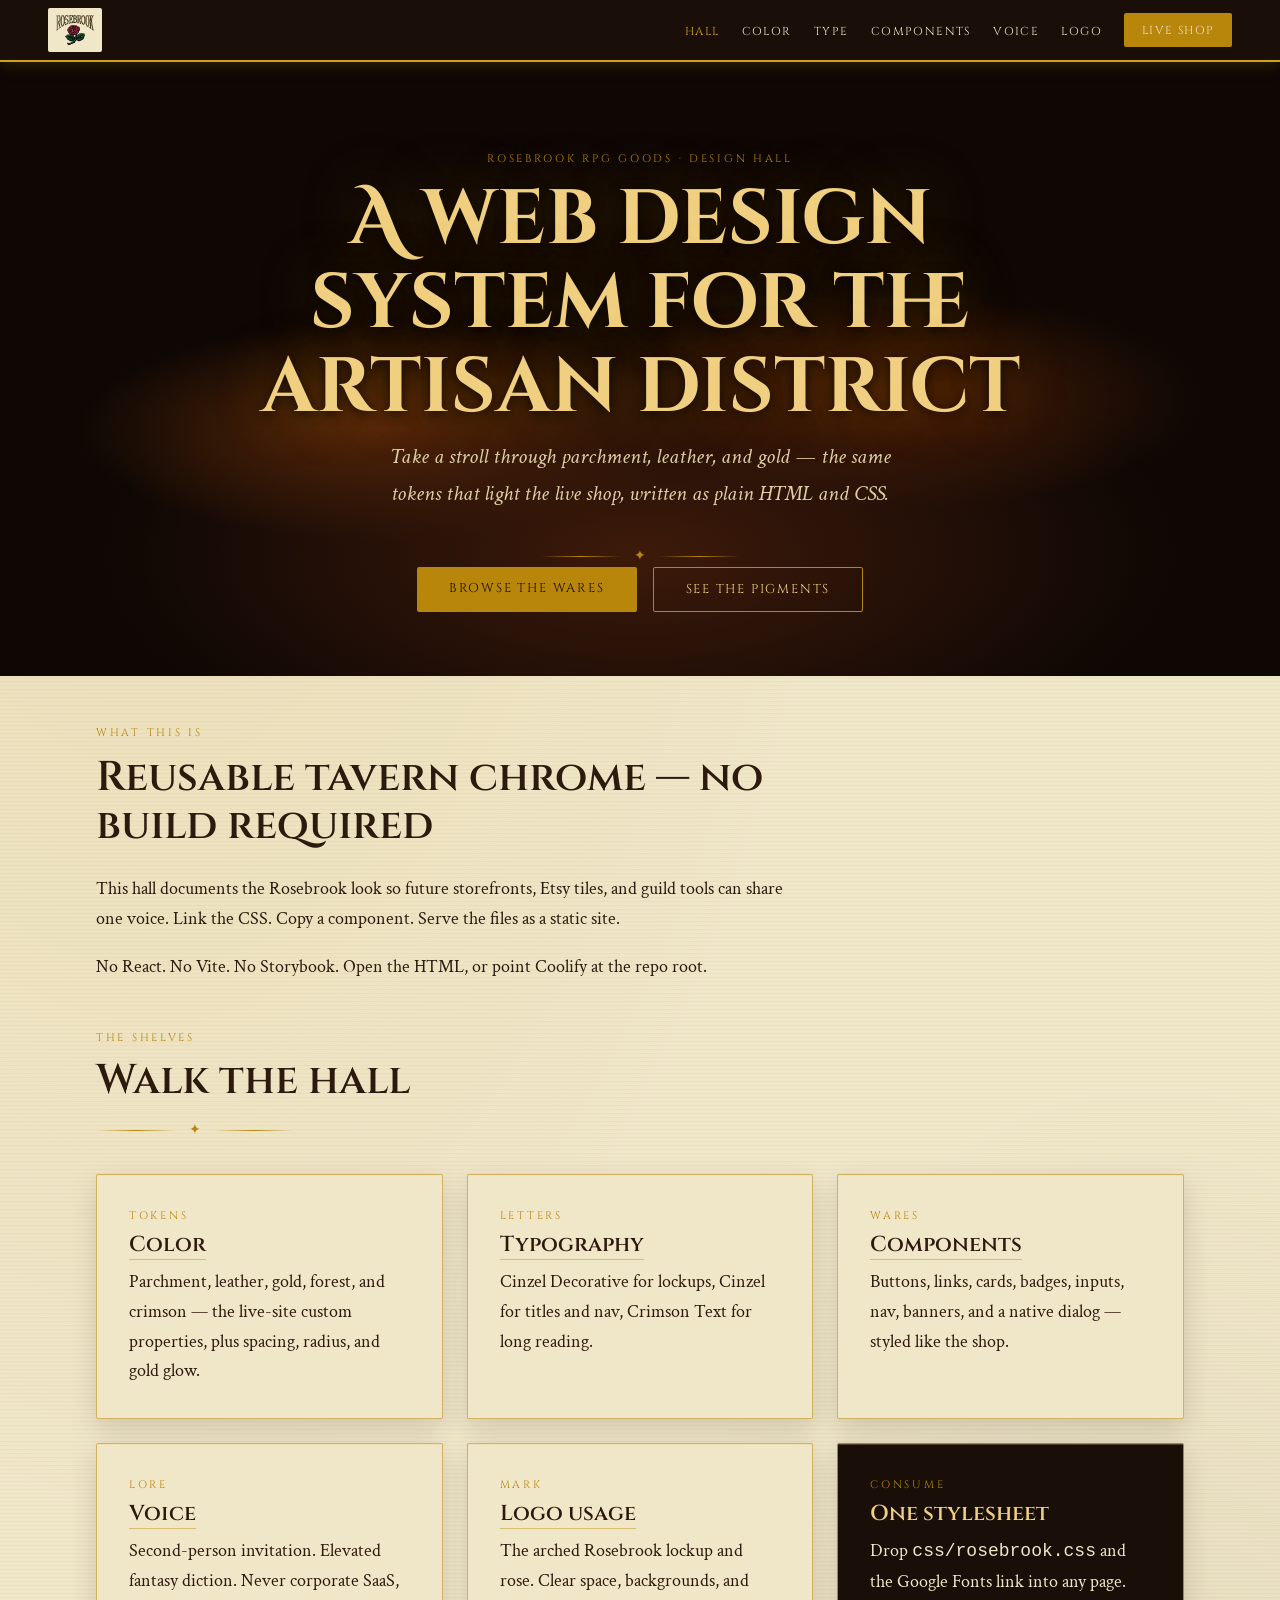
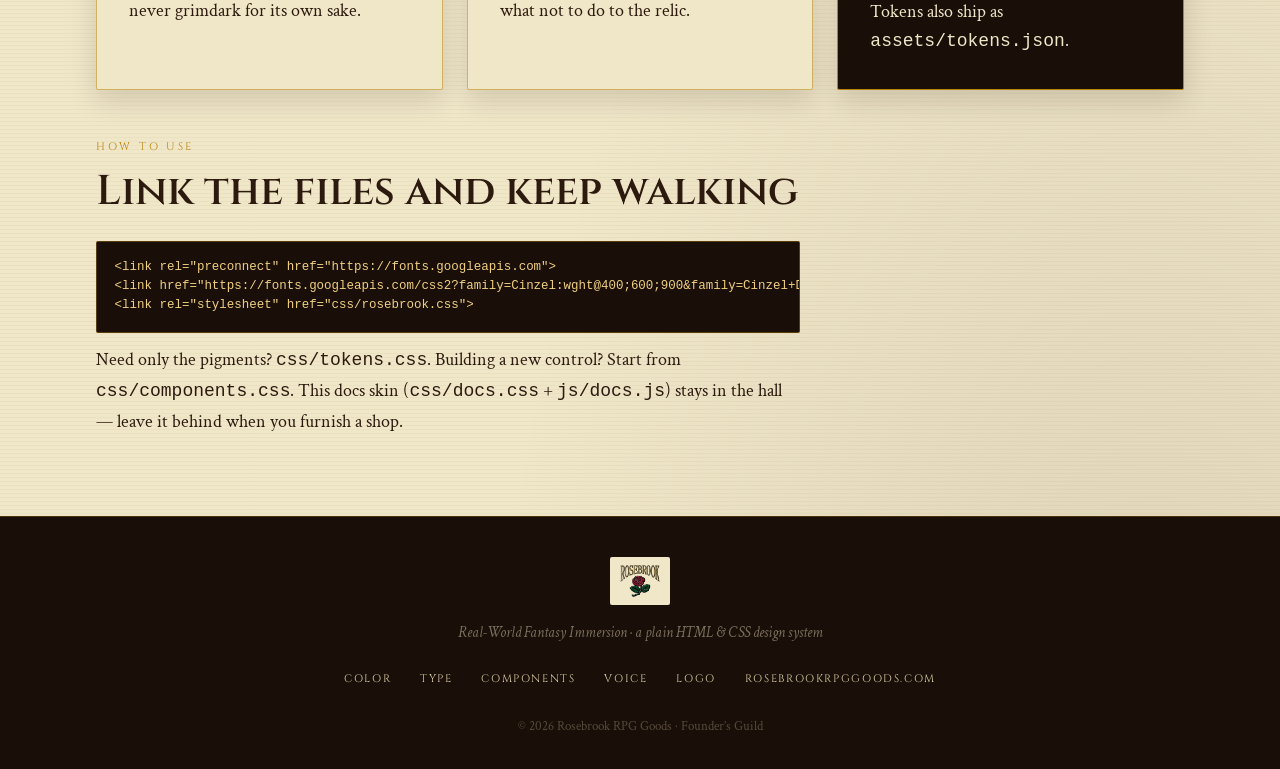
<file: index.html>
<!DOCTYPE html>
<html lang="en">
<head>
  <meta charset="utf-8">
  <meta name="viewport" content="width=device-width, initial-scale=1">
  <title>Rosebrook Design System</title>
  <meta name="description" content="Plain HTML & CSS design system for Rosebrook RPG Goods — cozy fantasy tavern, parchment and leather.">
  <link rel="preconnect" href="https://fonts.googleapis.com">
  <link rel="preconnect" href="https://fonts.gstatic.com" crossorigin>
  <link href="https://fonts.googleapis.com/css2?family=Cinzel:wght@400;600;900&family=Cinzel+Decorative:wght@400;700&family=Crimson+Text:ital,wght@0,400;0,600;1,400;1,600&display=swap" rel="stylesheet">
  <link rel="stylesheet" href="css/rosebrook.css">
  <link rel="stylesheet" href="css/docs.css">
  <link rel="icon" href="assets/logo-300.png">
</head>
<body class="docs">
  <a class="docs-skip" href="#content">Skip to the hall</a>
  <nav class="rb-nav" data-rb-nav>
    <a class="rb-nav__brand" href="index.html">
      <img src="assets/logo-300.png" alt="Rosebrook">
    </a>
    <input class="rb-nav__check" id="docs-nav-toggle" type="checkbox" data-nav-toggle aria-controls="docs-nav" aria-expanded="false">
    <label class="rb-nav__toggle" for="docs-nav-toggle">Menu</label>
    <ul class="rb-nav__links" id="docs-nav">
      <li><a href="index.html" aria-current="page">Hall</a></li>
      <li><a href="color.html">Color</a></li>
      <li><a href="type.html">Type</a></li>
      <li><a href="components.html">Components</a></li>
      <li><a href="voice.html">Voice</a></li>
      <li><a href="logo.html">Logo</a></li>
      <li><a class="rb-nav__cta" href="https://rosebrookrpggoods.com">Live shop</a></li>
    </ul>
  </nav>

  <header class="rb-hero">
    <div class="rb-hero__bg" aria-hidden="true"></div>
    <div class="rb-hero__content">
      <p class="rb-eyebrow">Rosebrook RPG Goods · Design hall</p>
      <h1>A web design system for the artisan district</h1>
      <p class="rb-hero__tagline">Take a stroll through parchment, leather, and gold — the same tokens that light the live shop, written as plain HTML and CSS.</p>
      <div class="rb-rune" aria-hidden="true">✦</div>
      <div class="rb-hero__ctas">
        <a class="rb-btn rb-btn--gold" href="components.html">Browse the wares</a>
        <a class="rb-btn rb-btn--outline" href="color.html">See the pigments</a>
      </div>
    </div>
  </header>

  <main id="content" class="docs-main">
    <section class="docs-block docs-prose">
      <p class="docs-kicker">What this is</p>
      <h2>Reusable tavern chrome — no build required</h2>
      <p>This hall documents the Rosebrook look so future storefronts, Etsy tiles, and guild tools can share one voice. Link the CSS. Copy a component. Serve the files as a static site.</p>
      <p>No React. No Vite. No Storybook. Open the HTML, or point Coolify at the repo root.</p>
    </section>

    <section class="docs-block">
      <header class="rb-section-header rb-section-header--left">
        <p class="rb-eyebrow">The shelves</p>
        <h2>Walk the hall</h2>
        <div class="rb-rune" aria-hidden="true">✦</div>
      </header>
      <div class="rb-card-grid">
        <article class="rb-card">
          <p class="rb-card__kicker">Tokens</p>
          <h3 class="rb-card__title"><a class="rb-link--quiet" href="color.html">Color</a></h3>
          <p class="rb-card__body">Parchment, leather, gold, forest, and crimson — the live-site custom properties, plus spacing, radius, and gold glow.</p>
        </article>
        <article class="rb-card">
          <p class="rb-card__kicker">Letters</p>
          <h3 class="rb-card__title"><a class="rb-link--quiet" href="type.html">Typography</a></h3>
          <p class="rb-card__body">Cinzel Decorative for lockups, Cinzel for titles and nav, Crimson Text for long reading.</p>
        </article>
        <article class="rb-card">
          <p class="rb-card__kicker">Wares</p>
          <h3 class="rb-card__title"><a class="rb-link--quiet" href="components.html">Components</a></h3>
          <p class="rb-card__body">Buttons, links, cards, badges, inputs, nav, banners, and a native dialog — styled like the shop.</p>
        </article>
        <article class="rb-card">
          <p class="rb-card__kicker">Lore</p>
          <h3 class="rb-card__title"><a class="rb-link--quiet" href="voice.html">Voice</a></h3>
          <p class="rb-card__body">Second-person invitation. Elevated fantasy diction. Never corporate SaaS, never grimdark for its own sake.</p>
        </article>
        <article class="rb-card">
          <p class="rb-card__kicker">Mark</p>
          <h3 class="rb-card__title"><a class="rb-link--quiet" href="logo.html">Logo usage</a></h3>
          <p class="rb-card__body">The arched Rosebrook lockup and rose. Clear space, backgrounds, and what not to do to the relic.</p>
        </article>
        <article class="rb-card rb-card--ink">
          <p class="rb-card__kicker">Consume</p>
          <h3 class="rb-card__title">One stylesheet</h3>
          <p class="rb-card__body">Drop <code>css/rosebrook.css</code> and the Google Fonts link into any page. Tokens also ship as <code>assets/tokens.json</code>.</p>
        </article>
      </div>
    </section>

    <section class="docs-block docs-prose">
      <p class="docs-kicker">How to use</p>
      <h2>Link the files and keep walking</h2>
      <pre class="docs-snippet"><code>&lt;link rel="preconnect" href="https://fonts.googleapis.com"&gt;
&lt;link href="https://fonts.googleapis.com/css2?family=Cinzel:wght@400;600;900&amp;family=Cinzel+Decorative:wght@400;700&amp;family=Crimson+Text:ital,wght@0,400;0,600;1,400;1,600&amp;display=swap" rel="stylesheet"&gt;
&lt;link rel="stylesheet" href="css/rosebrook.css"&gt;</code></pre>
      <p>Need only the pigments? <code>css/tokens.css</code>. Building a new control? Start from <code>css/components.css</code>. This docs skin (<code>css/docs.css</code> + <code>js/docs.js</code>) stays in the hall — leave it behind when you furnish a shop.</p>
    </section>
  </main>

  <footer class="rb-footer">
    <img src="assets/logo-300.png" alt="">
    <p class="rb-footer__tagline">Real-World Fantasy Immersion · a plain HTML &amp; CSS design system</p>
    <div class="rb-footer__links">
      <a href="color.html">Color</a>
      <a href="type.html">Type</a>
      <a href="components.html">Components</a>
      <a href="voice.html">Voice</a>
      <a href="logo.html">Logo</a>
      <a href="https://rosebrookrpggoods.com">rosebrookrpggoods.com</a>
    </div>
    <p class="rb-footer__copy">© 2026 Rosebrook RPG Goods · Founder’s Guild</p>
  </footer>
  <script src="js/docs.js"></script>
</body>
</html>
</file>
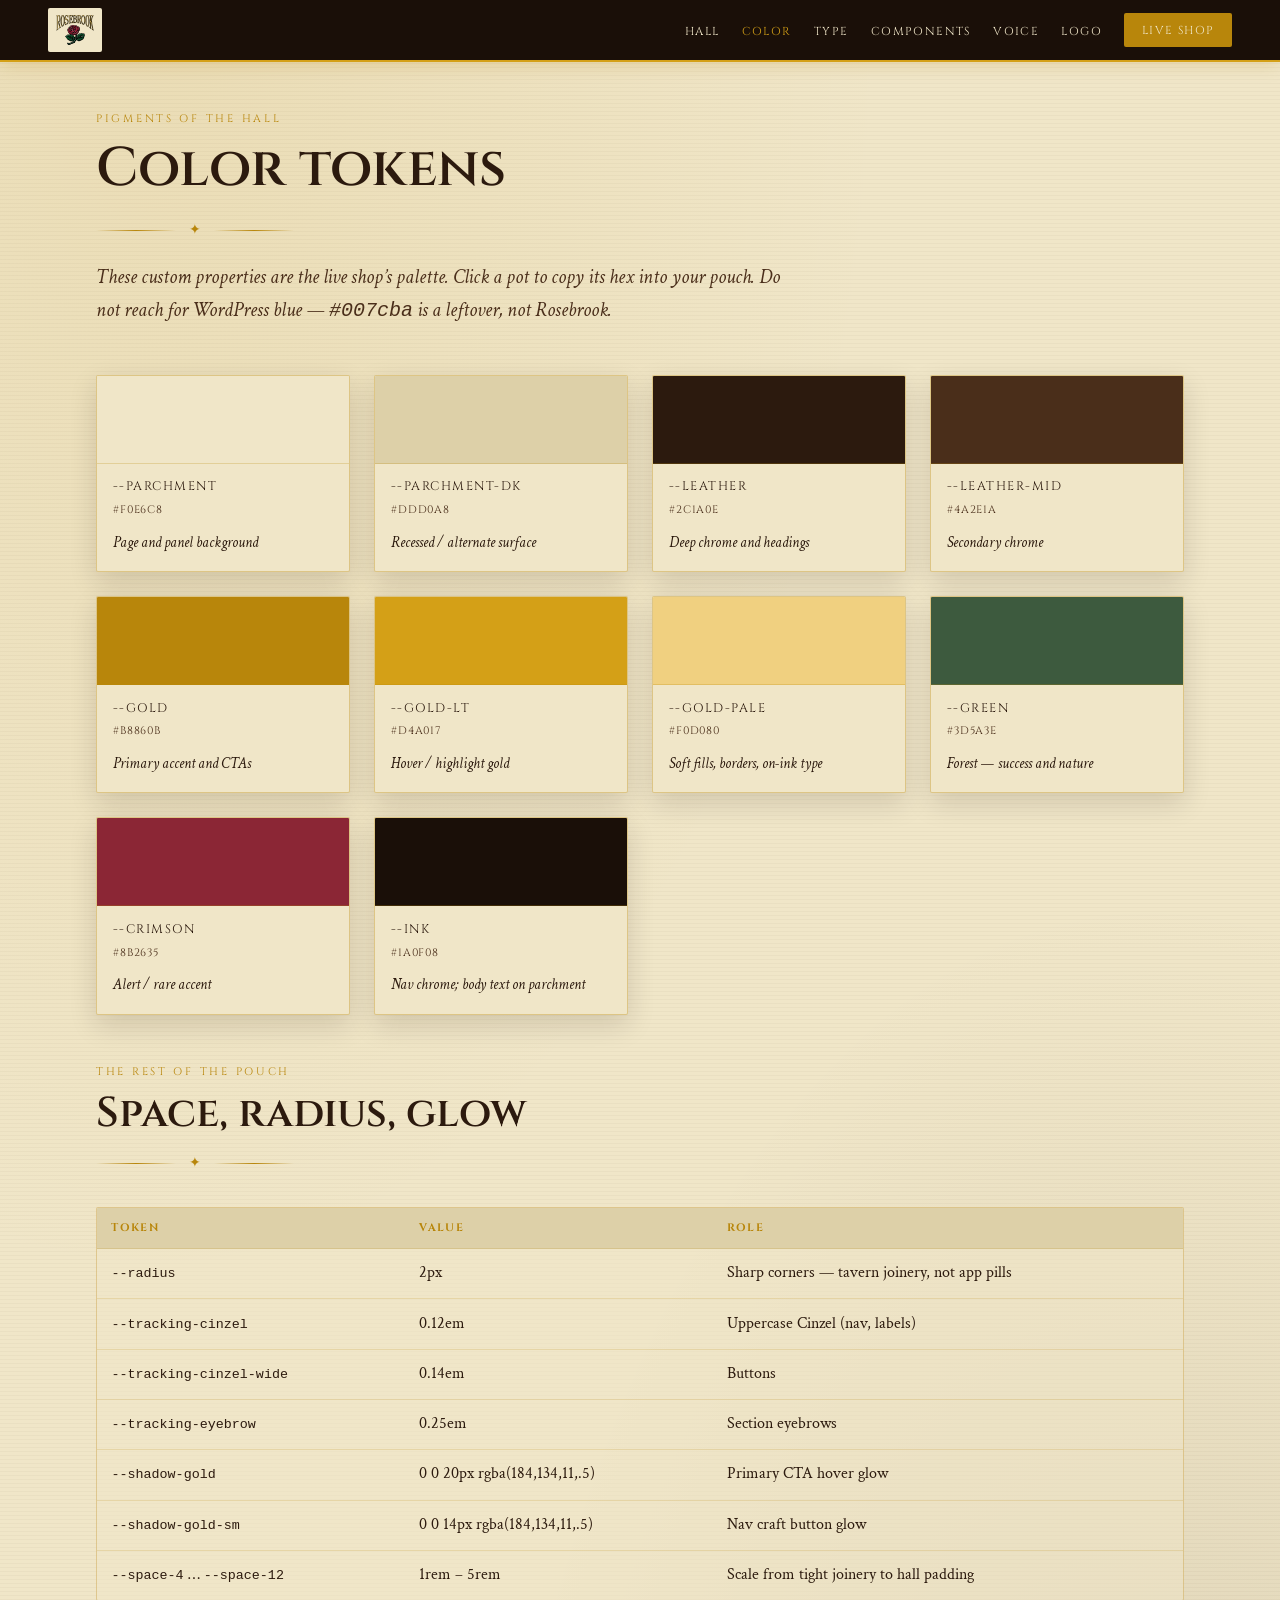
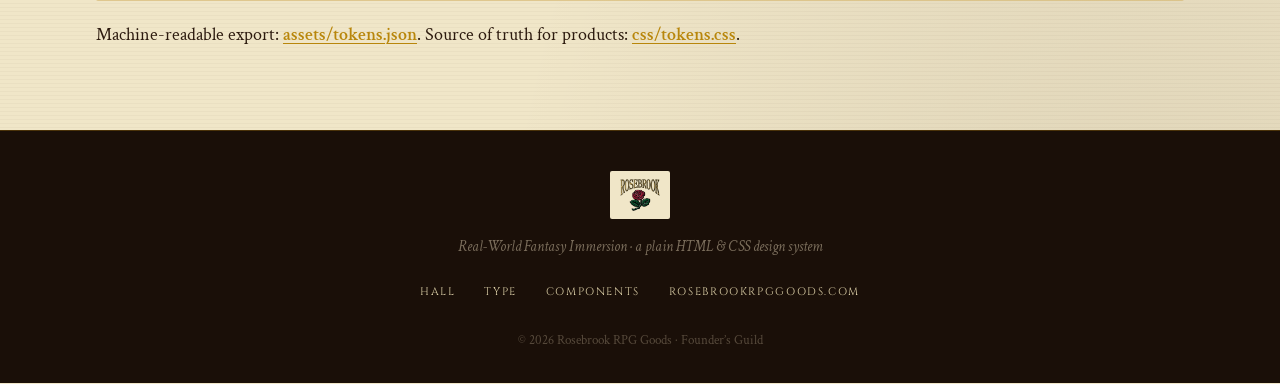
<file: color.html>
<!DOCTYPE html>
<html lang="en">
<head>
  <meta charset="utf-8">
  <meta name="viewport" content="width=device-width, initial-scale=1">
  <title>Color · Rosebrook Design System</title>
  <meta name="description" content="Rosebrook color tokens — parchment, leather, gold, forest, and crimson.">
  <link rel="preconnect" href="https://fonts.googleapis.com">
  <link rel="preconnect" href="https://fonts.gstatic.com" crossorigin>
  <link href="https://fonts.googleapis.com/css2?family=Cinzel:wght@400;600;900&family=Cinzel+Decorative:wght@400;700&family=Crimson+Text:ital,wght@0,400;0,600;1,400;1,600&display=swap" rel="stylesheet">
  <link rel="stylesheet" href="css/rosebrook.css">
  <link rel="stylesheet" href="css/docs.css">
  <link rel="icon" href="assets/logo-300.png">
</head>
<body class="docs">
  <a class="docs-skip" href="#content">Skip to the hall</a>
  <nav class="rb-nav" data-rb-nav>
    <a class="rb-nav__brand" href="index.html">
      <img src="assets/logo-300.png" alt="Rosebrook">
    </a>
    <input class="rb-nav__check" id="docs-nav-toggle" type="checkbox" data-nav-toggle aria-controls="docs-nav" aria-expanded="false">
    <label class="rb-nav__toggle" for="docs-nav-toggle">Menu</label>
    <ul class="rb-nav__links" id="docs-nav">
      <li><a href="index.html">Hall</a></li>
      <li><a href="color.html" aria-current="page">Color</a></li>
      <li><a href="type.html">Type</a></li>
      <li><a href="components.html">Components</a></li>
      <li><a href="voice.html">Voice</a></li>
      <li><a href="logo.html">Logo</a></li>
      <li><a class="rb-nav__cta" href="https://rosebrookrpggoods.com">Live shop</a></li>
    </ul>
  </nav>

  <main id="content" class="docs-main">
    <header class="docs-hero rb-section-header rb-section-header--left">
      <p class="rb-eyebrow">Pigments of the hall</p>
      <h1>Color tokens</h1>
      <div class="rb-rune" aria-hidden="true">✦</div>
      <p class="rb-lead docs-prose" style="margin-top:1.2rem">These custom properties are the live shop’s palette. Click a pot to copy its hex into your pouch. Do not reach for WordPress blue — <code>#007cba</code> is a leftover, not Rosebrook.</p>
    </header>

    <section class="docs-block">
      <div class="docs-grid">
        <button class="docs-swatch" type="button" data-copy="#F0E6C8">
          <div class="docs-swatch__chip" style="background:#F0E6C8"></div>
          <div class="docs-swatch__meta">
            <p class="docs-swatch__name">--parchment</p>
            <p class="docs-swatch__hex">#F0E6C8</p>
            <p class="docs-swatch__role">Page and panel background</p>
          </div>
        </button>
        <button class="docs-swatch" type="button" data-copy="#DDD0A8">
          <div class="docs-swatch__chip" style="background:#DDD0A8"></div>
          <div class="docs-swatch__meta">
            <p class="docs-swatch__name">--parchment-dk</p>
            <p class="docs-swatch__hex">#DDD0A8</p>
            <p class="docs-swatch__role">Recessed / alternate surface</p>
          </div>
        </button>
        <button class="docs-swatch" type="button" data-copy="#2C1A0E">
          <div class="docs-swatch__chip" style="background:#2C1A0E"></div>
          <div class="docs-swatch__meta">
            <p class="docs-swatch__name">--leather</p>
            <p class="docs-swatch__hex">#2C1A0E</p>
            <p class="docs-swatch__role">Deep chrome and headings</p>
          </div>
        </button>
        <button class="docs-swatch" type="button" data-copy="#4A2E1A">
          <div class="docs-swatch__chip" style="background:#4A2E1A"></div>
          <div class="docs-swatch__meta">
            <p class="docs-swatch__name">--leather-mid</p>
            <p class="docs-swatch__hex">#4A2E1A</p>
            <p class="docs-swatch__role">Secondary chrome</p>
          </div>
        </button>
        <button class="docs-swatch" type="button" data-copy="#B8860B">
          <div class="docs-swatch__chip" style="background:#B8860B"></div>
          <div class="docs-swatch__meta">
            <p class="docs-swatch__name">--gold</p>
            <p class="docs-swatch__hex">#B8860B</p>
            <p class="docs-swatch__role">Primary accent and CTAs</p>
          </div>
        </button>
        <button class="docs-swatch" type="button" data-copy="#D4A017">
          <div class="docs-swatch__chip" style="background:#D4A017"></div>
          <div class="docs-swatch__meta">
            <p class="docs-swatch__name">--gold-lt</p>
            <p class="docs-swatch__hex">#D4A017</p>
            <p class="docs-swatch__role">Hover / highlight gold</p>
          </div>
        </button>
        <button class="docs-swatch" type="button" data-copy="#F0D080">
          <div class="docs-swatch__chip" style="background:#F0D080"></div>
          <div class="docs-swatch__meta">
            <p class="docs-swatch__name">--gold-pale</p>
            <p class="docs-swatch__hex">#F0D080</p>
            <p class="docs-swatch__role">Soft fills, borders, on-ink type</p>
          </div>
        </button>
        <button class="docs-swatch" type="button" data-copy="#3D5A3E">
          <div class="docs-swatch__chip" style="background:#3D5A3E"></div>
          <div class="docs-swatch__meta">
            <p class="docs-swatch__name">--green</p>
            <p class="docs-swatch__hex">#3D5A3E</p>
            <p class="docs-swatch__role">Forest — success and nature</p>
          </div>
        </button>
        <button class="docs-swatch" type="button" data-copy="#8B2635">
          <div class="docs-swatch__chip" style="background:#8B2635"></div>
          <div class="docs-swatch__meta">
            <p class="docs-swatch__name">--crimson</p>
            <p class="docs-swatch__hex">#8B2635</p>
            <p class="docs-swatch__role">Alert / rare accent</p>
          </div>
        </button>
        <button class="docs-swatch" type="button" data-copy="#1A0F08">
          <div class="docs-swatch__chip" style="background:#1A0F08"></div>
          <div class="docs-swatch__meta">
            <p class="docs-swatch__name">--ink</p>
            <p class="docs-swatch__hex">#1A0F08</p>
            <p class="docs-swatch__role">Nav chrome; body text on parchment</p>
          </div>
        </button>
      </div>
    </section>

    <section class="docs-block">
      <header class="rb-section-header rb-section-header--left">
        <p class="rb-eyebrow">The rest of the pouch</p>
        <h2>Space, radius, glow</h2>
        <div class="rb-rune" aria-hidden="true">✦</div>
      </header>
      <div class="docs-table-wrap">
        <table class="docs-table">
          <thead>
            <tr>
              <th>Token</th>
              <th>Value</th>
              <th>Role</th>
            </tr>
          </thead>
          <tbody>
            <tr>
              <td><code>--radius</code></td>
              <td>2px</td>
              <td>Sharp corners — tavern joinery, not app pills</td>
            </tr>
            <tr>
              <td><code>--tracking-cinzel</code></td>
              <td>0.12em</td>
              <td>Uppercase Cinzel (nav, labels)</td>
            </tr>
            <tr>
              <td><code>--tracking-cinzel-wide</code></td>
              <td>0.14em</td>
              <td>Buttons</td>
            </tr>
            <tr>
              <td><code>--tracking-eyebrow</code></td>
              <td>0.25em</td>
              <td>Section eyebrows</td>
            </tr>
            <tr>
              <td><code>--shadow-gold</code></td>
              <td>0 0 20px rgba(184,134,11,.5)</td>
              <td>Primary CTA hover glow</td>
            </tr>
            <tr>
              <td><code>--shadow-gold-sm</code></td>
              <td>0 0 14px rgba(184,134,11,.5)</td>
              <td>Nav craft button glow</td>
            </tr>
            <tr>
              <td><code>--space-4</code> … <code>--space-12</code></td>
              <td>1rem – 5rem</td>
              <td>Scale from tight joinery to hall padding</td>
            </tr>
          </tbody>
        </table>
      </div>
      <p class="docs-prose" style="margin-top:1.2rem">Machine-readable export: <a class="rb-link" href="assets/tokens.json">assets/tokens.json</a>. Source of truth for products: <a class="rb-link" href="css/tokens.css">css/tokens.css</a>.</p>
    </section>
  </main>

  <footer class="rb-footer">
    <img src="assets/logo-300.png" alt="">
    <p class="rb-footer__tagline">Real-World Fantasy Immersion · a plain HTML &amp; CSS design system</p>
    <div class="rb-footer__links">
      <a href="index.html">Hall</a>
      <a href="type.html">Type</a>
      <a href="components.html">Components</a>
      <a href="https://rosebrookrpggoods.com">rosebrookrpggoods.com</a>
    </div>
    <p class="rb-footer__copy">© 2026 Rosebrook RPG Goods · Founder’s Guild</p>
  </footer>
  <script src="js/docs.js"></script>
</body>
</html>
</file>
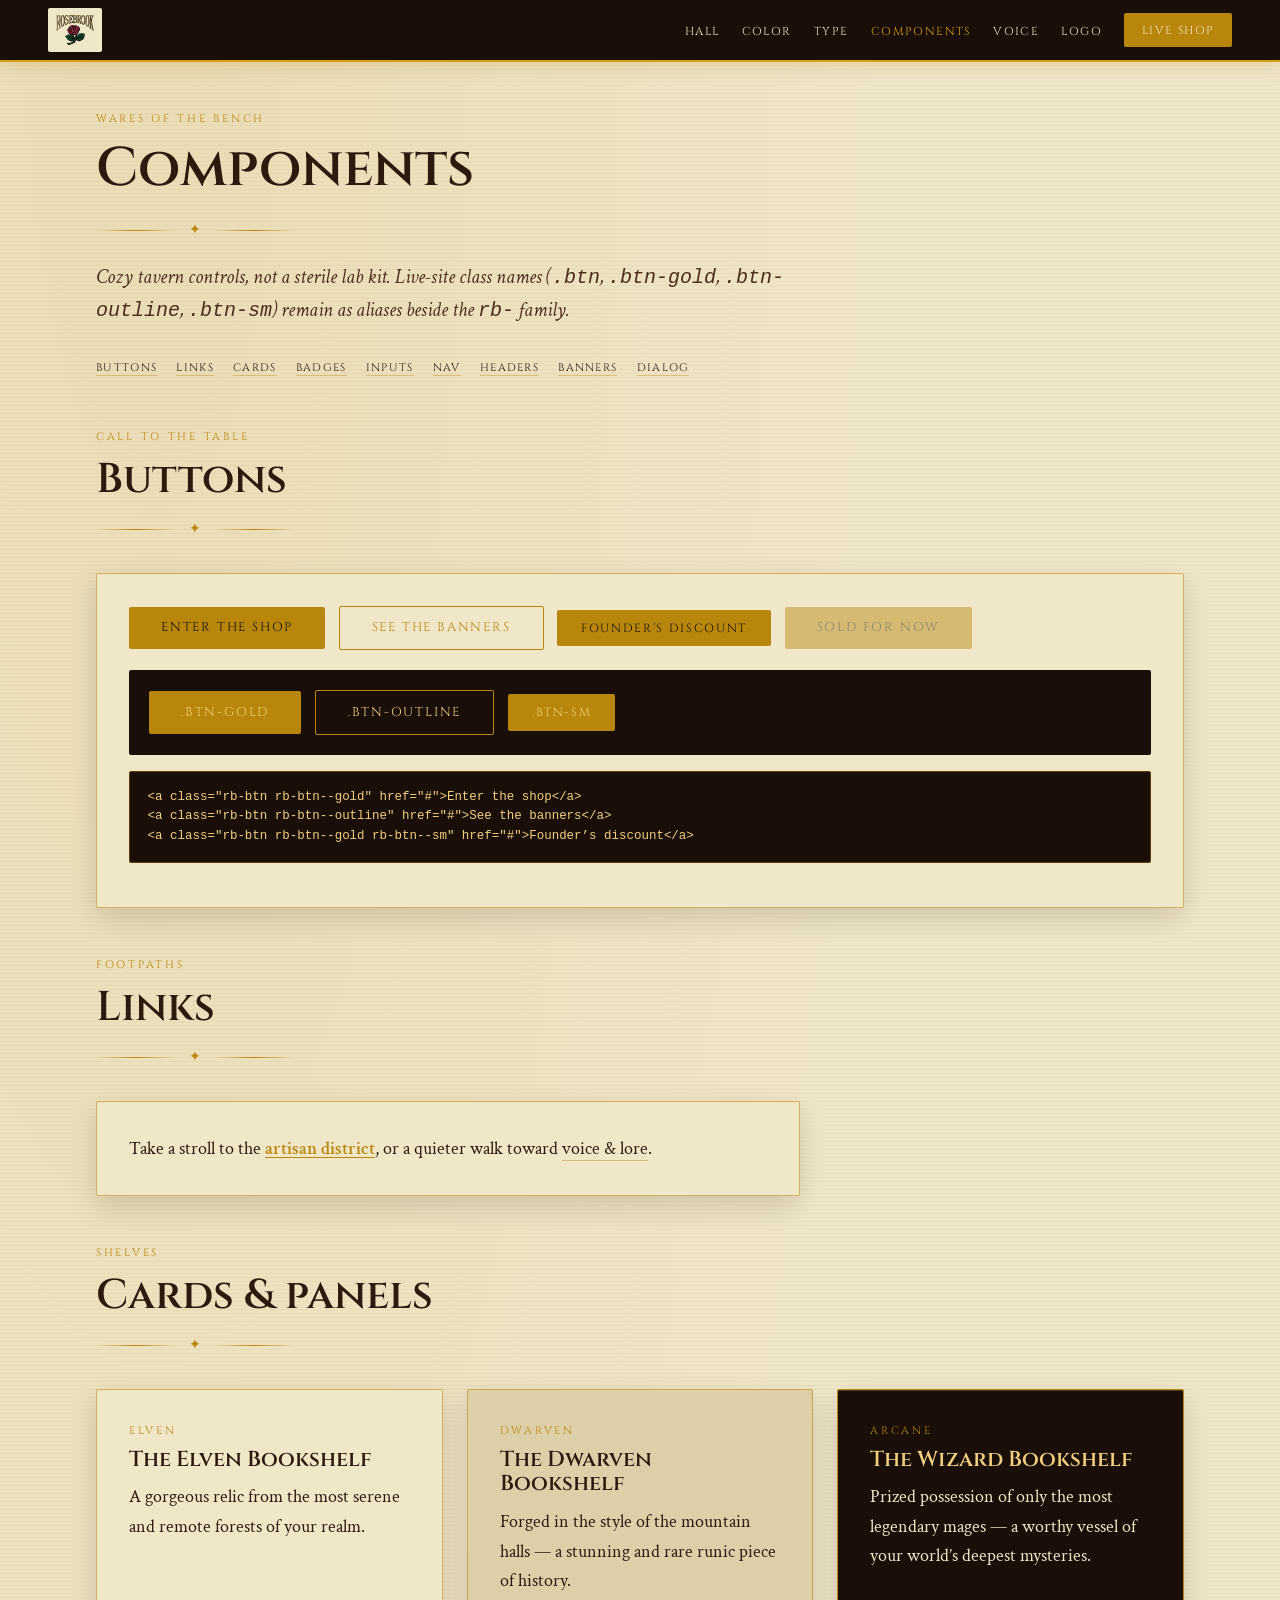
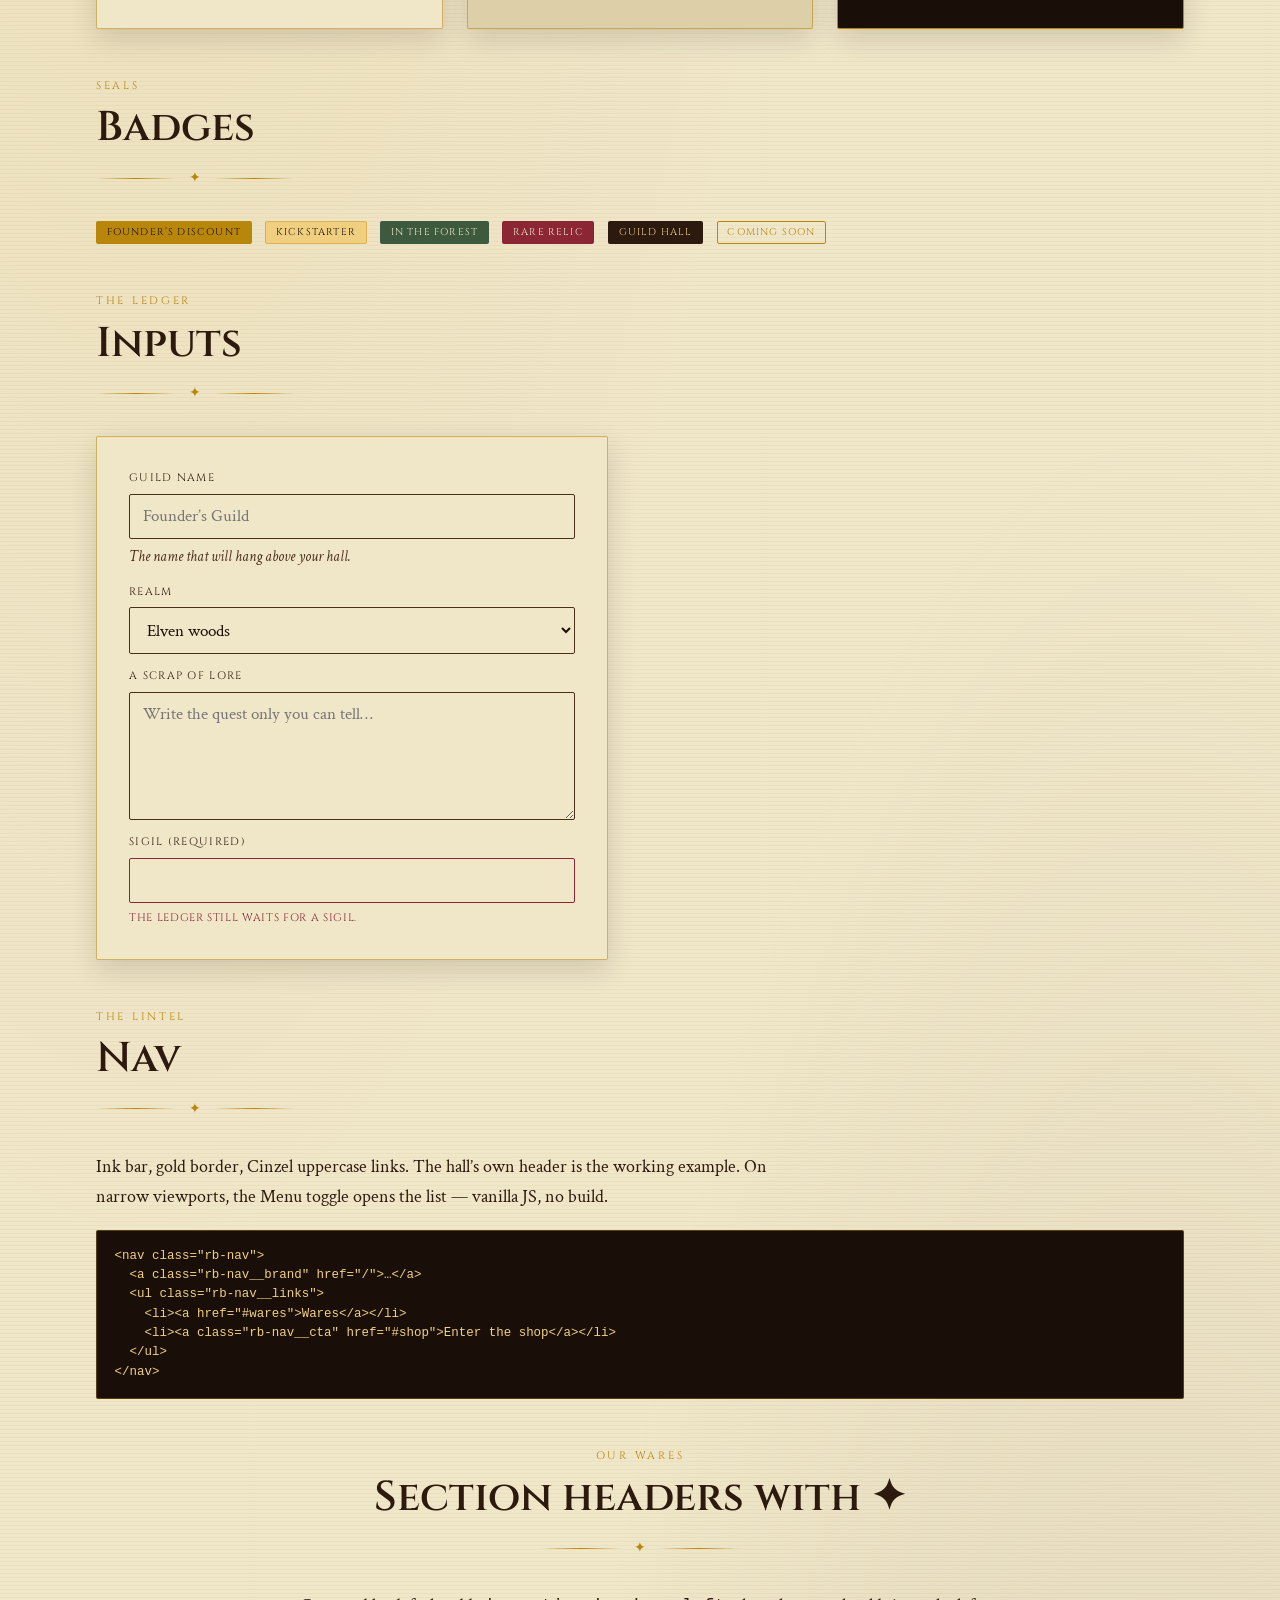
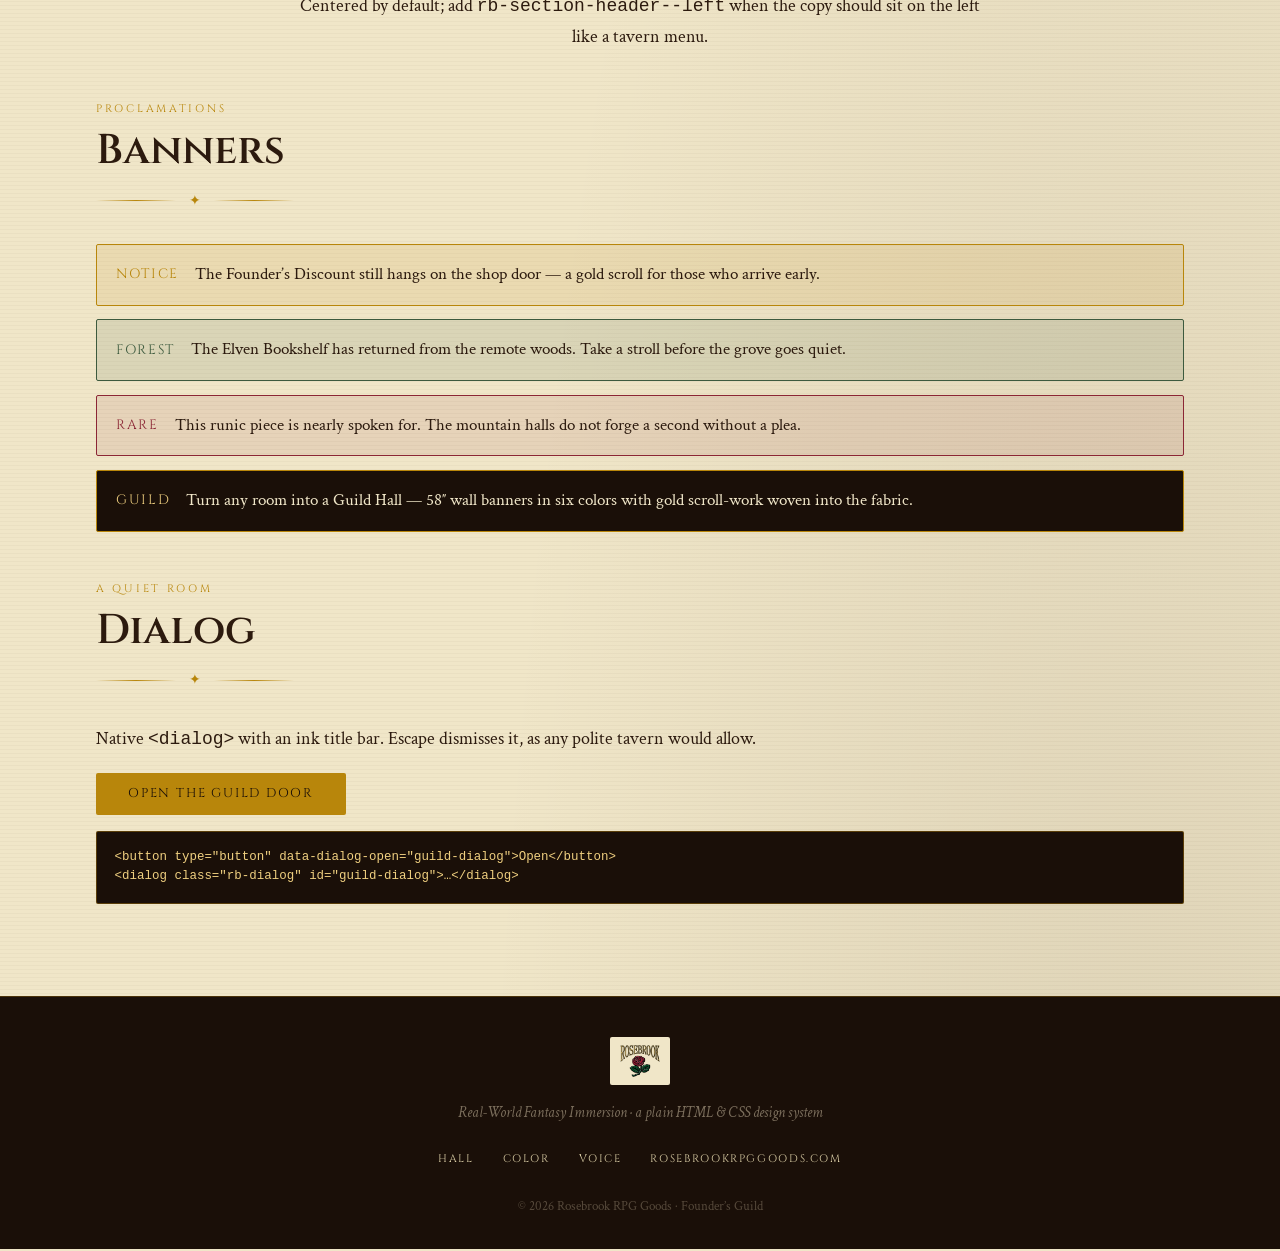
<file: components.html>
<!DOCTYPE html>
<html lang="en">
<head>
  <meta charset="utf-8">
  <meta name="viewport" content="width=device-width, initial-scale=1">
  <title>Components · Rosebrook Design System</title>
  <meta name="description" content="Rosebrook UI components: buttons, cards, badges, inputs, nav, banners, dialog.">
  <link rel="preconnect" href="https://fonts.googleapis.com">
  <link rel="preconnect" href="https://fonts.gstatic.com" crossorigin>
  <link href="https://fonts.googleapis.com/css2?family=Cinzel:wght@400;600;900&family=Cinzel+Decorative:wght@400;700&family=Crimson+Text:ital,wght@0,400;0,600;1,400;1,600&display=swap" rel="stylesheet">
  <link rel="stylesheet" href="css/rosebrook.css">
  <link rel="stylesheet" href="css/docs.css">
  <link rel="icon" href="assets/logo-300.png">
</head>
<body class="docs">
  <a class="docs-skip" href="#content">Skip to the hall</a>
  <nav class="rb-nav" data-rb-nav>
    <a class="rb-nav__brand" href="index.html">
      <img src="assets/logo-300.png" alt="Rosebrook">
    </a>
    <input class="rb-nav__check" id="docs-nav-toggle" type="checkbox" data-nav-toggle aria-controls="docs-nav" aria-expanded="false">
    <label class="rb-nav__toggle" for="docs-nav-toggle">Menu</label>
    <ul class="rb-nav__links" id="docs-nav">
      <li><a href="index.html">Hall</a></li>
      <li><a href="color.html">Color</a></li>
      <li><a href="type.html">Type</a></li>
      <li><a href="components.html" aria-current="page">Components</a></li>
      <li><a href="voice.html">Voice</a></li>
      <li><a href="logo.html">Logo</a></li>
      <li><a class="rb-nav__cta" href="https://rosebrookrpggoods.com">Live shop</a></li>
    </ul>
  </nav>

  <main id="content" class="docs-main">
    <header class="docs-hero rb-section-header rb-section-header--left">
      <p class="rb-eyebrow">Wares of the bench</p>
      <h1>Components</h1>
      <div class="rb-rune" aria-hidden="true">✦</div>
      <p class="rb-lead docs-prose" style="margin-top:1.2rem">Cozy tavern controls, not a sterile lab kit. Live-site class names (<code>.btn</code>, <code>.btn-gold</code>, <code>.btn-outline</code>, <code>.btn-sm</code>) remain as aliases beside the <code>rb-</code> family.</p>
      <ul class="docs-toc">
        <li><a href="#buttons">Buttons</a></li>
        <li><a href="#links">Links</a></li>
        <li><a href="#cards">Cards</a></li>
        <li><a href="#badges">Badges</a></li>
        <li><a href="#inputs">Inputs</a></li>
        <li><a href="#nav">Nav</a></li>
        <li><a href="#headers">Headers</a></li>
        <li><a href="#banners">Banners</a></li>
        <li><a href="#dialog">Dialog</a></li>
      </ul>
    </header>

    <section class="docs-block" id="buttons">
      <header class="rb-section-header rb-section-header--left">
        <p class="rb-eyebrow">Call to the table</p>
        <h2>Buttons</h2>
        <div class="rb-rune" aria-hidden="true">✦</div>
      </header>
      <div class="rb-card">
        <div class="docs-demo">
          <a class="rb-btn rb-btn--gold" href="#buttons">Enter the shop</a>
          <a class="rb-btn rb-btn--outline rb-btn--on-parchment" href="#buttons">See the banners</a>
          <a class="rb-btn rb-btn--gold rb-btn--sm" href="#buttons">Founder’s discount</a>
          <button class="rb-btn rb-btn--gold" type="button" disabled>Sold for now</button>
        </div>
        <div class="rb-on-ink" style="margin-top:1.25rem; padding:1.25rem; border-radius:2px; display:flex; flex-wrap:wrap; gap:.85rem; align-items:center;">
          <a class="btn btn-gold" href="#buttons">.btn-gold</a>
          <a class="btn btn-outline" href="#buttons">.btn-outline</a>
          <a class="btn btn-gold btn-sm" href="#buttons">.btn-sm</a>
        </div>
        <pre class="docs-snippet"><code>&lt;a class="rb-btn rb-btn--gold" href="#"&gt;Enter the shop&lt;/a&gt;
&lt;a class="rb-btn rb-btn--outline" href="#"&gt;See the banners&lt;/a&gt;
&lt;a class="rb-btn rb-btn--gold rb-btn--sm" href="#"&gt;Founder’s discount&lt;/a&gt;</code></pre>
      </div>
    </section>

    <section class="docs-block" id="links">
      <header class="rb-section-header rb-section-header--left">
        <p class="rb-eyebrow">Footpaths</p>
        <h2>Links</h2>
        <div class="rb-rune" aria-hidden="true">✦</div>
      </header>
      <div class="rb-card docs-prose">
        <p>Take a stroll to the <a class="rb-link" href="https://rosebrookrpggoods.com">artisan district</a>, or a quieter walk toward <a class="rb-link--quiet" href="voice.html">voice &amp; lore</a>.</p>
      </div>
    </section>

    <section class="docs-block" id="cards">
      <header class="rb-section-header rb-section-header--left">
        <p class="rb-eyebrow">Shelves</p>
        <h2>Cards &amp; panels</h2>
        <div class="rb-rune" aria-hidden="true">✦</div>
      </header>
      <div class="rb-card-grid">
        <article class="rb-card">
          <p class="rb-card__kicker">Elven</p>
          <h3 class="rb-card__title">The Elven Bookshelf</h3>
          <p class="rb-card__body">A gorgeous relic from the most serene and remote forests of your realm.</p>
        </article>
        <article class="rb-card rb-card--recessed">
          <p class="rb-card__kicker">Dwarven</p>
          <h3 class="rb-card__title">The Dwarven Bookshelf</h3>
          <p class="rb-card__body">Forged in the style of the mountain halls — a stunning and rare runic piece of history.</p>
        </article>
        <article class="rb-card rb-card--ink">
          <p class="rb-card__kicker">Arcane</p>
          <h3 class="rb-card__title">The Wizard Bookshelf</h3>
          <p class="rb-card__body">Prized possession of only the most legendary mages — a worthy vessel of your world’s deepest mysteries.</p>
        </article>
      </div>
    </section>

    <section class="docs-block" id="badges">
      <header class="rb-section-header rb-section-header--left">
        <p class="rb-eyebrow">Seals</p>
        <h2>Badges</h2>
        <div class="rb-rune" aria-hidden="true">✦</div>
      </header>
      <div class="docs-demo">
        <span class="rb-badge rb-badge--gold">Founder’s discount</span>
        <span class="rb-badge rb-badge--pale">Kickstarter</span>
        <span class="rb-badge rb-badge--green">In the forest</span>
        <span class="rb-badge rb-badge--crimson">Rare relic</span>
        <span class="rb-badge rb-badge--leather">Guild hall</span>
        <span class="rb-badge rb-badge--outline">Coming soon</span>
      </div>
    </section>

    <section class="docs-block" id="inputs">
      <header class="rb-section-header rb-section-header--left">
        <p class="rb-eyebrow">The ledger</p>
        <h2>Inputs</h2>
        <div class="rb-rune" aria-hidden="true">✦</div>
      </header>
      <div class="rb-card" style="max-width:32rem">
        <form class="docs-demo--stack docs-demo" onsubmit="return false">
          <div class="rb-field">
            <label class="rb-label" for="guild-name">Guild name</label>
            <input class="rb-input" id="guild-name" name="guild" type="text" placeholder="Founder’s Guild">
            <p class="rb-hint">The name that will hang above your hall.</p>
          </div>
          <div class="rb-field">
            <label class="rb-label" for="realm">Realm</label>
            <select class="rb-select" id="realm" name="realm">
              <option>Elven woods</option>
              <option>Mountain halls</option>
              <option>Arcane tower</option>
            </select>
          </div>
          <div class="rb-field">
            <label class="rb-label" for="lore">A scrap of lore</label>
            <textarea class="rb-textarea" id="lore" name="lore" placeholder="Write the quest only you can tell…"></textarea>
          </div>
          <div class="rb-field is-invalid">
            <label class="rb-label" for="sigil">Sigil (required)</label>
            <input class="rb-input" id="sigil" name="sigil" type="text" aria-invalid="true">
            <p class="rb-error">The ledger still waits for a sigil.</p>
          </div>
        </form>
      </div>
    </section>

    <section class="docs-block" id="nav">
      <header class="rb-section-header rb-section-header--left">
        <p class="rb-eyebrow">The lintel</p>
        <h2>Nav</h2>
        <div class="rb-rune" aria-hidden="true">✦</div>
      </header>
      <p class="docs-prose">Ink bar, gold border, Cinzel uppercase links. The hall’s own header is the working example. On narrow viewports, the Menu toggle opens the list — vanilla JS, no build.</p>
      <pre class="docs-snippet"><code>&lt;nav class="rb-nav"&gt;
  &lt;a class="rb-nav__brand" href="/"&gt;…&lt;/a&gt;
  &lt;ul class="rb-nav__links"&gt;
    &lt;li&gt;&lt;a href="#wares"&gt;Wares&lt;/a&gt;&lt;/li&gt;
    &lt;li&gt;&lt;a class="rb-nav__cta" href="#shop"&gt;Enter the shop&lt;/a&gt;&lt;/li&gt;
  &lt;/ul&gt;
&lt;/nav&gt;</code></pre>
    </section>

    <section class="docs-block" id="headers">
      <header class="rb-section-header">
        <p class="rb-eyebrow">Our Wares</p>
        <h2>Section headers with ✦</h2>
        <div class="rb-rune" aria-hidden="true">✦</div>
      </header>
      <p class="docs-prose" style="margin:0 auto; text-align:center">Centered by default; add <code>rb-section-header--left</code> when the copy should sit on the left like a tavern menu.</p>
    </section>

    <section class="docs-block" id="banners">
      <header class="rb-section-header rb-section-header--left">
        <p class="rb-eyebrow">Proclamations</p>
        <h2>Banners</h2>
        <div class="rb-rune" aria-hidden="true">✦</div>
      </header>
      <div class="docs-demo--stack docs-demo">
        <div class="rb-banner rb-banner--gold">
          <span class="rb-banner__mark">Notice</span>
          <p>The Founder’s Discount still hangs on the shop door — a gold scroll for those who arrive early.</p>
        </div>
        <div class="rb-banner rb-banner--green">
          <span class="rb-banner__mark">Forest</span>
          <p>The Elven Bookshelf has returned from the remote woods. Take a stroll before the grove goes quiet.</p>
        </div>
        <div class="rb-banner rb-banner--crimson">
          <span class="rb-banner__mark">Rare</span>
          <p>This runic piece is nearly spoken for. The mountain halls do not forge a second without a plea.</p>
        </div>
        <div class="rb-banner rb-banner--ink">
          <span class="rb-banner__mark">Guild</span>
          <p>Turn any room into a Guild Hall — 58″ wall banners in six colors with gold scroll-work woven into the fabric.</p>
        </div>
      </div>
    </section>

    <section class="docs-block" id="dialog">
      <header class="rb-section-header rb-section-header--left">
        <p class="rb-eyebrow">A quiet room</p>
        <h2>Dialog</h2>
        <div class="rb-rune" aria-hidden="true">✦</div>
      </header>
      <p class="docs-prose">Native <code>&lt;dialog&gt;</code> with an ink title bar. Escape dismisses it, as any polite tavern would allow.</p>
      <button class="rb-btn rb-btn--gold" type="button" data-dialog-open="guild-dialog">Open the guild door</button>
      <dialog class="rb-dialog" id="guild-dialog">
        <div class="rb-dialog__bar">
          <h3 class="rb-dialog__title">Founder’s Guild</h3>
          <button class="rb-dialog__close" type="button" data-dialog-close>Close</button>
        </div>
        <div class="rb-dialog__body">
          <p>Your wildest ideas deserve the opportunity to create the most memorable campaign. Step through and claim a seat by the hearth.</p>
        </div>
        <div class="rb-dialog__actions">
          <button class="rb-btn rb-btn--outline rb-btn--on-parchment rb-btn--sm" type="button" data-dialog-close>Remain outside</button>
          <a class="rb-btn rb-btn--gold rb-btn--sm" href="https://rosebrookrpggoods.com">Enter the shop</a>
        </div>
      </dialog>
      <pre class="docs-snippet"><code>&lt;button type="button" data-dialog-open="guild-dialog"&gt;Open&lt;/button&gt;
&lt;dialog class="rb-dialog" id="guild-dialog"&gt;…&lt;/dialog&gt;</code></pre>
    </section>
  </main>

  <footer class="rb-footer">
    <img src="assets/logo-300.png" alt="">
    <p class="rb-footer__tagline">Real-World Fantasy Immersion · a plain HTML &amp; CSS design system</p>
    <div class="rb-footer__links">
      <a href="index.html">Hall</a>
      <a href="color.html">Color</a>
      <a href="voice.html">Voice</a>
      <a href="https://rosebrookrpggoods.com">rosebrookrpggoods.com</a>
    </div>
    <p class="rb-footer__copy">© 2026 Rosebrook RPG Goods · Founder’s Guild</p>
  </footer>
  <script src="js/docs.js"></script>
</body>
</html>
</file>
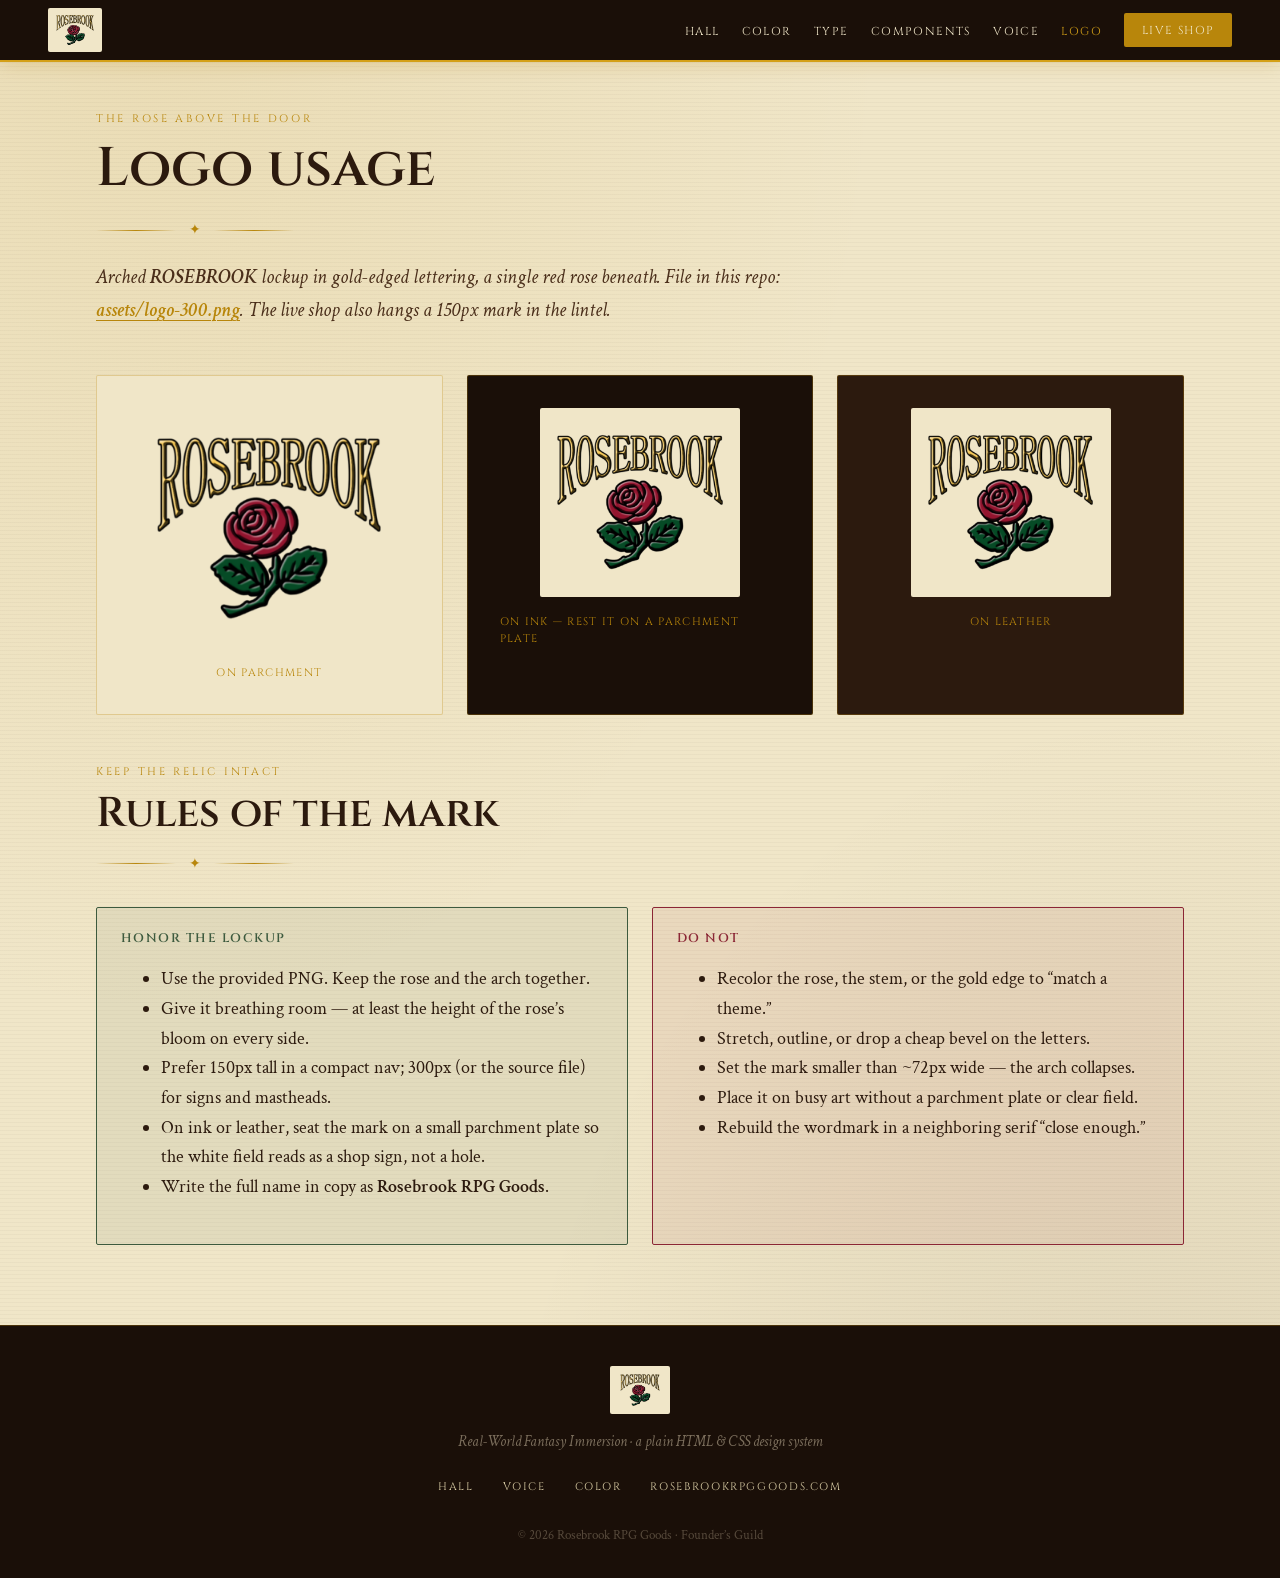
<file: logo.html>
<!DOCTYPE html>
<html lang="en">
<head>
  <meta charset="utf-8">
  <meta name="viewport" content="width=device-width, initial-scale=1">
  <title>Logo · Rosebrook Design System</title>
  <meta name="description" content="Rosebrook logo usage: lockup, clear space, backgrounds.">
  <link rel="preconnect" href="https://fonts.googleapis.com">
  <link rel="preconnect" href="https://fonts.gstatic.com" crossorigin>
  <link href="https://fonts.googleapis.com/css2?family=Cinzel:wght@400;600;900&family=Cinzel+Decorative:wght@400;700&family=Crimson+Text:ital,wght@0,400;0,600;1,400;1,600&display=swap" rel="stylesheet">
  <link rel="stylesheet" href="css/rosebrook.css">
  <link rel="stylesheet" href="css/docs.css">
  <link rel="icon" href="assets/logo-300.png">
</head>
<body class="docs">
  <a class="docs-skip" href="#content">Skip to the hall</a>
  <nav class="rb-nav" data-rb-nav>
    <a class="rb-nav__brand" href="index.html">
      <img src="assets/logo-300.png" alt="Rosebrook">
    </a>
    <input class="rb-nav__check" id="docs-nav-toggle" type="checkbox" data-nav-toggle aria-controls="docs-nav" aria-expanded="false">
    <label class="rb-nav__toggle" for="docs-nav-toggle">Menu</label>
    <ul class="rb-nav__links" id="docs-nav">
      <li><a href="index.html">Hall</a></li>
      <li><a href="color.html">Color</a></li>
      <li><a href="type.html">Type</a></li>
      <li><a href="components.html">Components</a></li>
      <li><a href="voice.html">Voice</a></li>
      <li><a href="logo.html" aria-current="page">Logo</a></li>
      <li><a class="rb-nav__cta" href="https://rosebrookrpggoods.com">Live shop</a></li>
    </ul>
  </nav>

  <main id="content" class="docs-main">
    <header class="docs-hero rb-section-header rb-section-header--left">
      <p class="rb-eyebrow">The rose above the door</p>
      <h1>Logo usage</h1>
      <div class="rb-rune" aria-hidden="true">✦</div>
      <p class="rb-lead docs-prose" style="margin-top:1.2rem">Arched <strong>ROSEBROOK</strong> lockup in gold-edged lettering, a single red rose beneath. File in this repo: <a class="rb-link" href="assets/logo-300.png">assets/logo-300.png</a>. The live shop also hangs a 150px mark in the lintel.</p>
    </header>

    <section class="docs-block">
      <div class="docs-logo-stage">
        <figure class="docs-logo-stage--parchment">
          <img src="assets/logo-300.png" alt="Rosebrook logo on parchment" width="240">
          <figcaption>On parchment</figcaption>
        </figure>
        <figure class="docs-logo-stage--dark">
          <img src="assets/logo-300.png" alt="Rosebrook logo on ink, seated on a parchment plate" width="200" style="background:var(--parchment); padding:.35rem .7rem; border-radius:2px">
          <figcaption>On ink — rest it on a parchment plate</figcaption>
        </figure>
        <figure class="docs-logo-stage--leather">
          <img src="assets/logo-300.png" alt="Rosebrook logo on leather" width="200" style="background:var(--parchment); padding:.35rem .7rem; border-radius:2px">
          <figcaption>On leather</figcaption>
        </figure>
      </div>
    </section>

    <section class="docs-block">
      <header class="rb-section-header rb-section-header--left">
        <p class="rb-eyebrow">Keep the relic intact</p>
        <h2>Rules of the mark</h2>
        <div class="rb-rune" aria-hidden="true">✦</div>
      </header>
      <div class="docs-pair">
        <div class="docs-do">
          <h3>Honor the lockup</h3>
          <ul>
            <li>Use the provided PNG. Keep the rose and the arch together.</li>
            <li>Give it breathing room — at least the height of the rose’s bloom on every side.</li>
            <li>Prefer 150px tall in a compact nav; 300px (or the source file) for signs and mastheads.</li>
            <li>On ink or leather, seat the mark on a small parchment plate so the white field reads as a shop sign, not a hole.</li>
            <li>Write the full name in copy as <strong>Rosebrook RPG Goods</strong>.</li>
          </ul>
        </div>
        <div class="docs-dont">
          <h3>Do not</h3>
          <ul>
            <li>Recolor the rose, the stem, or the gold edge to “match a theme.”</li>
            <li>Stretch, outline, or drop a cheap bevel on the letters.</li>
            <li>Set the mark smaller than ~72px wide — the arch collapses.</li>
            <li>Place it on busy art without a parchment plate or clear field.</li>
            <li>Rebuild the wordmark in a neighboring serif “close enough.”</li>
          </ul>
        </div>
      </div>
    </section>
  </main>

  <footer class="rb-footer">
    <img src="assets/logo-300.png" alt="">
    <p class="rb-footer__tagline">Real-World Fantasy Immersion · a plain HTML &amp; CSS design system</p>
    <div class="rb-footer__links">
      <a href="index.html">Hall</a>
      <a href="voice.html">Voice</a>
      <a href="color.html">Color</a>
      <a href="https://rosebrookrpggoods.com">rosebrookrpggoods.com</a>
    </div>
    <p class="rb-footer__copy">© 2026 Rosebrook RPG Goods · Founder’s Guild</p>
  </footer>
  <script src="js/docs.js"></script>
</body>
</html>
</file>
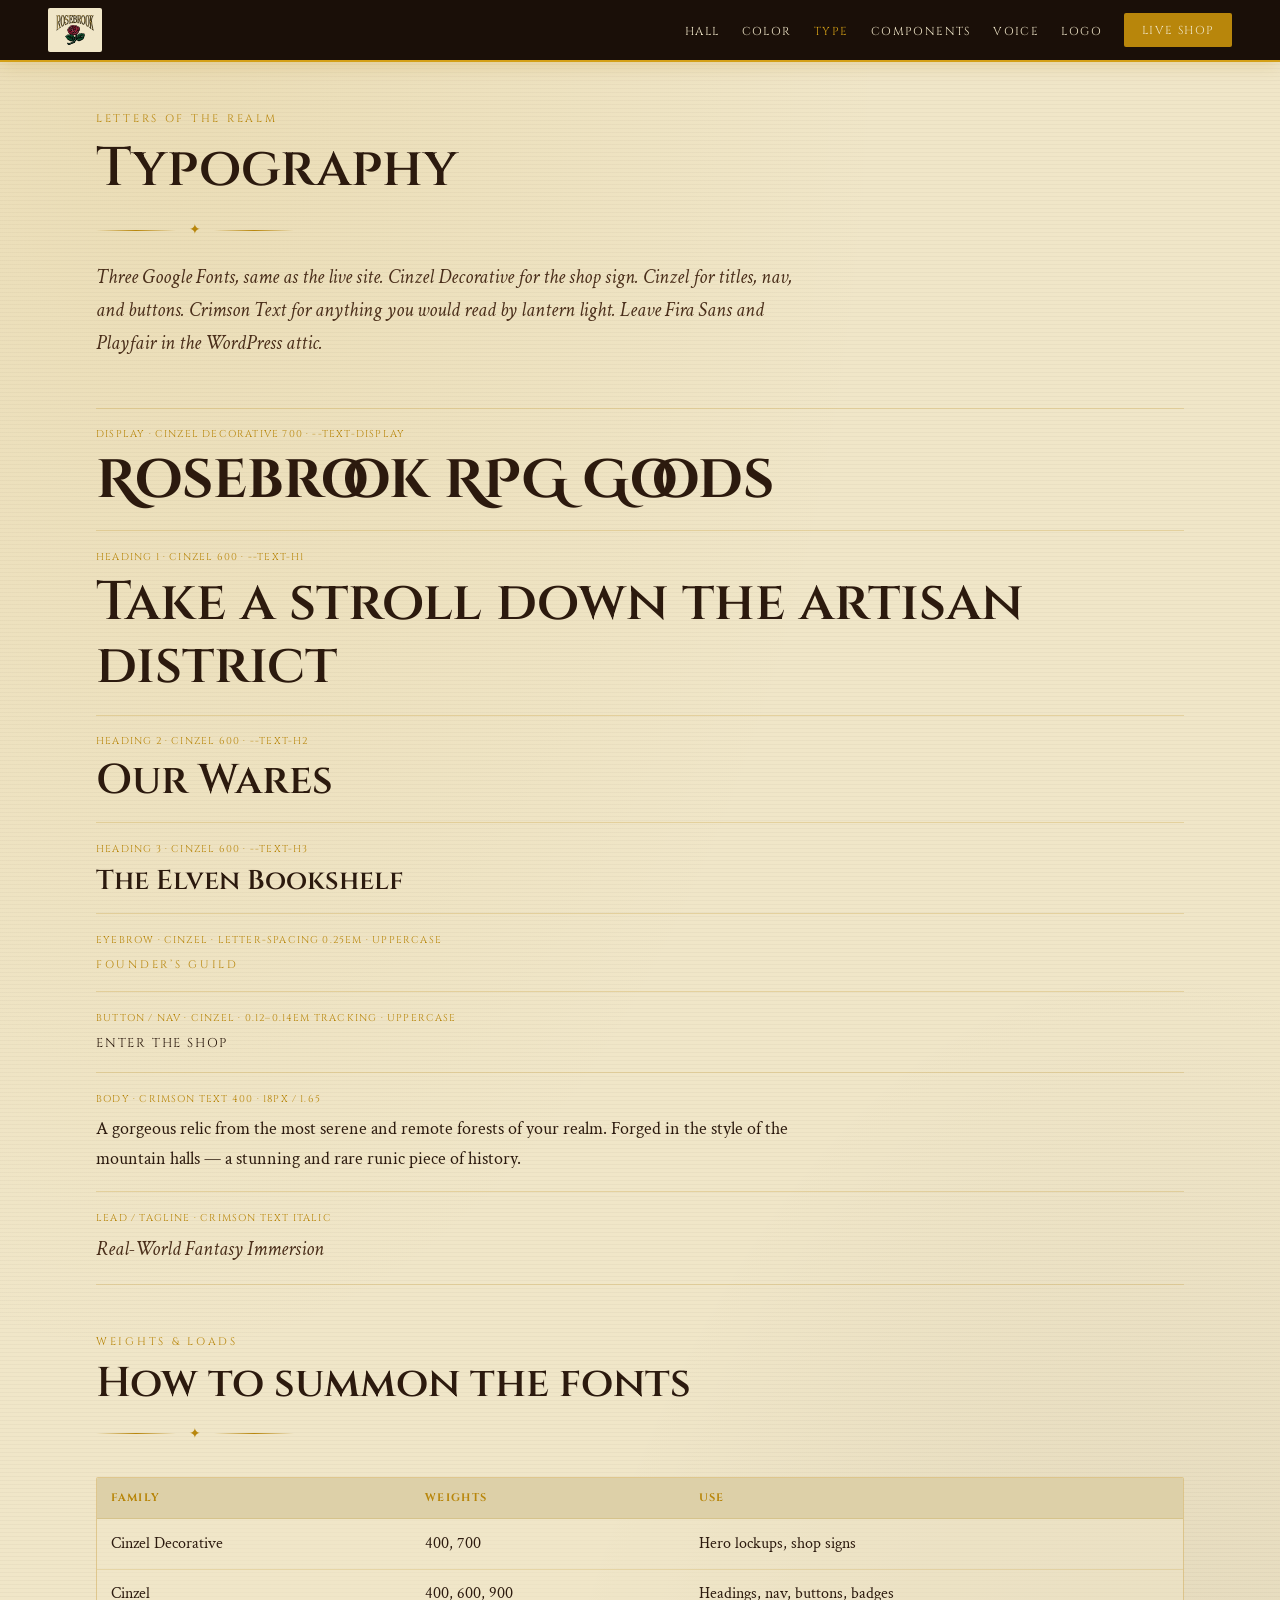
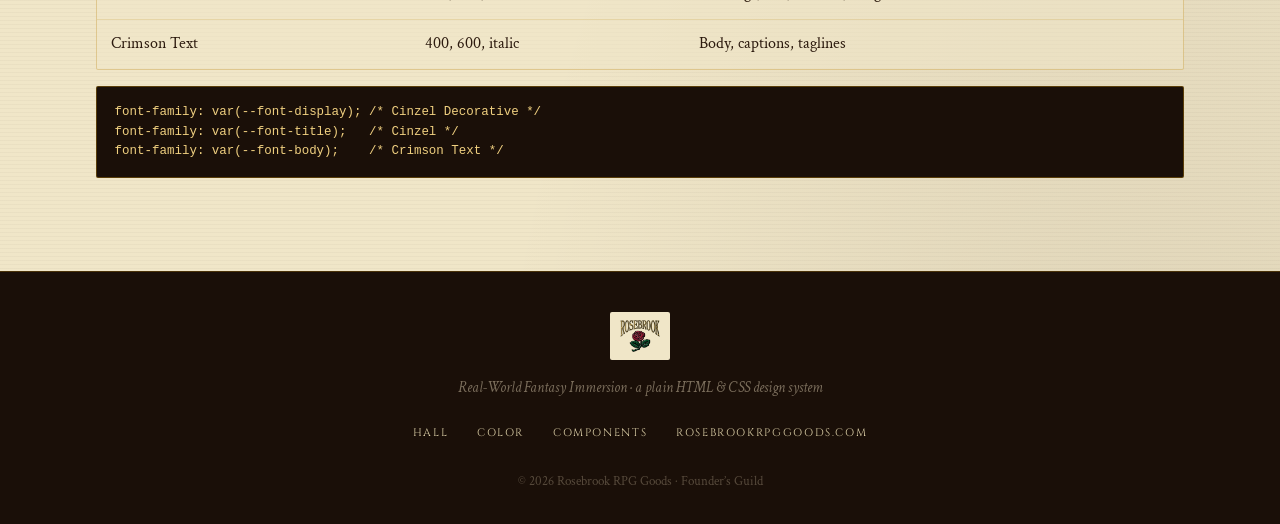
<file: type.html>
<!DOCTYPE html>
<html lang="en">
<head>
  <meta charset="utf-8">
  <meta name="viewport" content="width=device-width, initial-scale=1">
  <title>Typography · Rosebrook Design System</title>
  <meta name="description" content="Rosebrook type: Cinzel, Cinzel Decorative, and Crimson Text.">
  <link rel="preconnect" href="https://fonts.googleapis.com">
  <link rel="preconnect" href="https://fonts.gstatic.com" crossorigin>
  <link href="https://fonts.googleapis.com/css2?family=Cinzel:wght@400;600;900&family=Cinzel+Decorative:wght@400;700&family=Crimson+Text:ital,wght@0,400;0,600;1,400;1,600&display=swap" rel="stylesheet">
  <link rel="stylesheet" href="css/rosebrook.css">
  <link rel="stylesheet" href="css/docs.css">
  <link rel="icon" href="assets/logo-300.png">
</head>
<body class="docs">
  <a class="docs-skip" href="#content">Skip to the hall</a>
  <nav class="rb-nav" data-rb-nav>
    <a class="rb-nav__brand" href="index.html">
      <img src="assets/logo-300.png" alt="Rosebrook">
    </a>
    <input class="rb-nav__check" id="docs-nav-toggle" type="checkbox" data-nav-toggle aria-controls="docs-nav" aria-expanded="false">
    <label class="rb-nav__toggle" for="docs-nav-toggle">Menu</label>
    <ul class="rb-nav__links" id="docs-nav">
      <li><a href="index.html">Hall</a></li>
      <li><a href="color.html">Color</a></li>
      <li><a href="type.html" aria-current="page">Type</a></li>
      <li><a href="components.html">Components</a></li>
      <li><a href="voice.html">Voice</a></li>
      <li><a href="logo.html">Logo</a></li>
      <li><a class="rb-nav__cta" href="https://rosebrookrpggoods.com">Live shop</a></li>
    </ul>
  </nav>

  <main id="content" class="docs-main">
    <header class="docs-hero rb-section-header rb-section-header--left">
      <p class="rb-eyebrow">Letters of the realm</p>
      <h1>Typography</h1>
      <div class="rb-rune" aria-hidden="true">✦</div>
      <p class="rb-lead docs-prose" style="margin-top:1.2rem">Three Google Fonts, same as the live site. Cinzel Decorative for the shop sign. Cinzel for titles, nav, and buttons. Crimson Text for anything you would read by lantern light. Leave Fira Sans and Playfair in the WordPress attic.</p>
    </header>

    <section class="docs-block">
      <div class="docs-type-row">
        <p class="docs-type-meta">Display · Cinzel Decorative 700 · --text-display</p>
        <p class="rb-display" style="color:var(--leather); font-size:clamp(2rem,5vw,3.4rem); margin:0">Rosebrook RPG Goods</p>
      </div>
      <div class="docs-type-row">
        <p class="docs-type-meta">Heading 1 · Cinzel 600 · --text-h1</p>
        <h1 style="margin:0">Take a stroll down the artisan district</h1>
      </div>
      <div class="docs-type-row">
        <p class="docs-type-meta">Heading 2 · Cinzel 600 · --text-h2</p>
        <h2 style="margin:0">Our Wares</h2>
      </div>
      <div class="docs-type-row">
        <p class="docs-type-meta">Heading 3 · Cinzel 600 · --text-h3</p>
        <h3 style="margin:0">The Elven Bookshelf</h3>
      </div>
      <div class="docs-type-row">
        <p class="docs-type-meta">Eyebrow · Cinzel · letter-spacing 0.25em · uppercase</p>
        <p class="rb-eyebrow" style="margin:0">Founder’s Guild</p>
      </div>
      <div class="docs-type-row">
        <p class="docs-type-meta">Button / nav · Cinzel · 0.12–0.14em tracking · uppercase</p>
        <p style="font-family:var(--font-title); letter-spacing:var(--tracking-cinzel-wide); text-transform:uppercase; font-size:var(--text-btn); margin:0">Enter the shop</p>
      </div>
      <div class="docs-type-row">
        <p class="docs-type-meta">Body · Crimson Text 400 · 18px / 1.65</p>
        <p class="docs-prose" style="margin:0">A gorgeous relic from the most serene and remote forests of your realm. Forged in the style of the mountain halls — a stunning and rare runic piece of history.</p>
      </div>
      <div class="docs-type-row">
        <p class="docs-type-meta">Lead / tagline · Crimson Text italic</p>
        <p class="rb-lead" style="margin:0">Real-World Fantasy Immersion</p>
      </div>
    </section>

    <section class="docs-block">
      <header class="rb-section-header rb-section-header--left">
        <p class="rb-eyebrow">Weights &amp; loads</p>
        <h2>How to summon the fonts</h2>
        <div class="rb-rune" aria-hidden="true">✦</div>
      </header>
      <div class="docs-table-wrap">
        <table class="docs-table">
          <thead>
            <tr>
              <th>Family</th>
              <th>Weights</th>
              <th>Use</th>
            </tr>
          </thead>
          <tbody>
            <tr>
              <td>Cinzel Decorative</td>
              <td>400, 700</td>
              <td>Hero lockups, shop signs</td>
            </tr>
            <tr>
              <td>Cinzel</td>
              <td>400, 600, 900</td>
              <td>Headings, nav, buttons, badges</td>
            </tr>
            <tr>
              <td>Crimson Text</td>
              <td>400, 600, italic</td>
              <td>Body, captions, taglines</td>
            </tr>
          </tbody>
        </table>
      </div>
      <pre class="docs-snippet"><code>font-family: var(--font-display); /* Cinzel Decorative */
font-family: var(--font-title);   /* Cinzel */
font-family: var(--font-body);    /* Crimson Text */</code></pre>
    </section>
  </main>

  <footer class="rb-footer">
    <img src="assets/logo-300.png" alt="">
    <p class="rb-footer__tagline">Real-World Fantasy Immersion · a plain HTML &amp; CSS design system</p>
    <div class="rb-footer__links">
      <a href="index.html">Hall</a>
      <a href="color.html">Color</a>
      <a href="components.html">Components</a>
      <a href="https://rosebrookrpggoods.com">rosebrookrpggoods.com</a>
    </div>
    <p class="rb-footer__copy">© 2026 Rosebrook RPG Goods · Founder’s Guild</p>
  </footer>
  <script src="js/docs.js"></script>
</body>
</html>
</file>
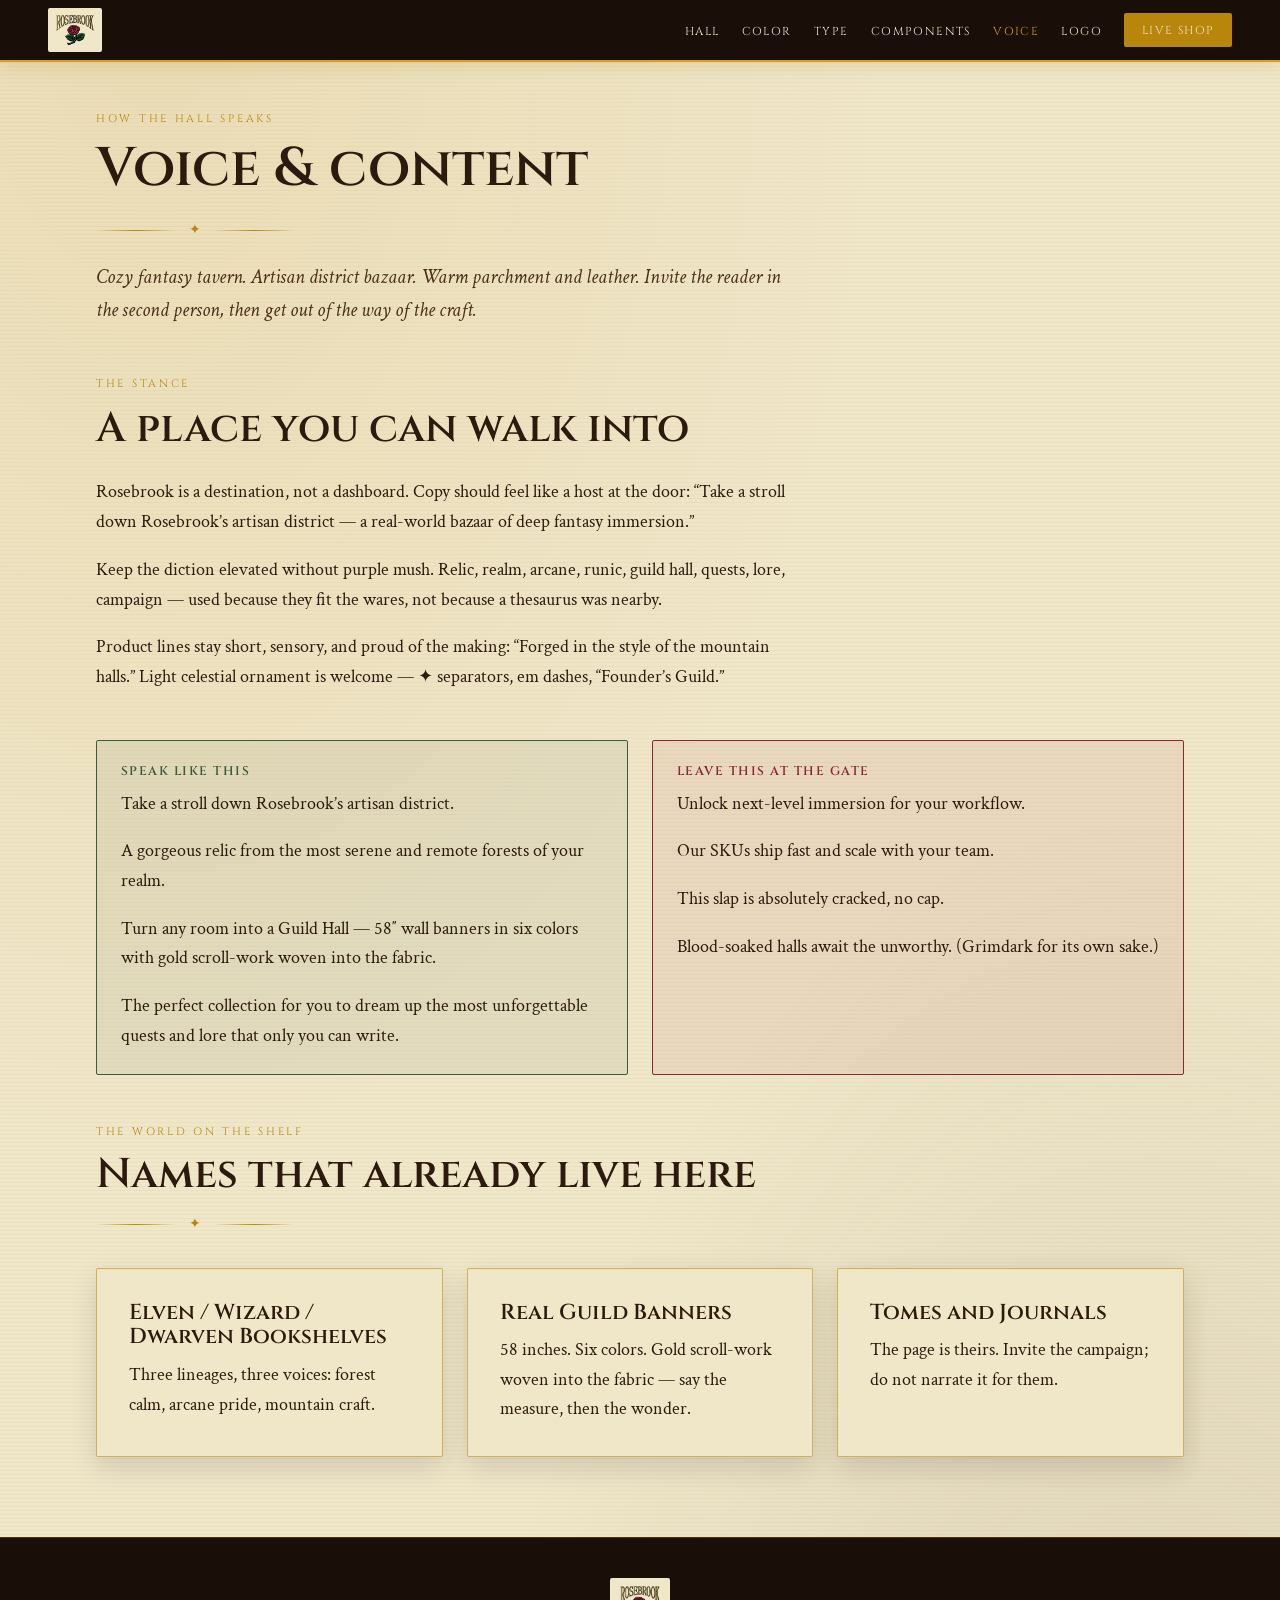
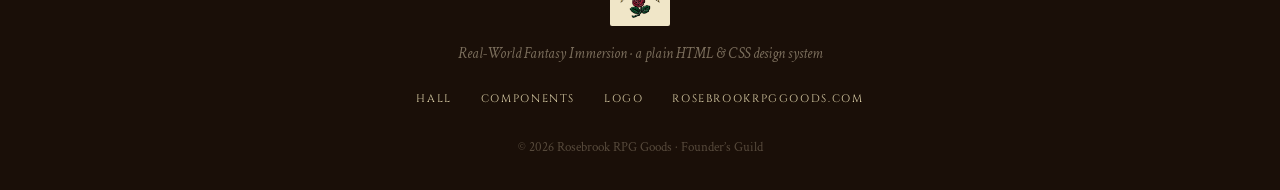
<file: voice.html>
<!DOCTYPE html>
<html lang="en">
<head>
  <meta charset="utf-8">
  <meta name="viewport" content="width=device-width, initial-scale=1">
  <title>Voice · Rosebrook Design System</title>
  <meta name="description" content="Rosebrook voice: cozy fantasy tavern, second-person invitation, artisan pride.">
  <link rel="preconnect" href="https://fonts.googleapis.com">
  <link rel="preconnect" href="https://fonts.gstatic.com" crossorigin>
  <link href="https://fonts.googleapis.com/css2?family=Cinzel:wght@400;600;900&family=Cinzel+Decorative:wght@400;700&family=Crimson+Text:ital,wght@0,400;0,600;1,400;1,600&display=swap" rel="stylesheet">
  <link rel="stylesheet" href="css/rosebrook.css">
  <link rel="stylesheet" href="css/docs.css">
  <link rel="icon" href="assets/logo-300.png">
</head>
<body class="docs">
  <a class="docs-skip" href="#content">Skip to the hall</a>
  <nav class="rb-nav" data-rb-nav>
    <a class="rb-nav__brand" href="index.html">
      <img src="assets/logo-300.png" alt="Rosebrook">
    </a>
    <input class="rb-nav__check" id="docs-nav-toggle" type="checkbox" data-nav-toggle aria-controls="docs-nav" aria-expanded="false">
    <label class="rb-nav__toggle" for="docs-nav-toggle">Menu</label>
    <ul class="rb-nav__links" id="docs-nav">
      <li><a href="index.html">Hall</a></li>
      <li><a href="color.html">Color</a></li>
      <li><a href="type.html">Type</a></li>
      <li><a href="components.html">Components</a></li>
      <li><a href="voice.html" aria-current="page">Voice</a></li>
      <li><a href="logo.html">Logo</a></li>
      <li><a class="rb-nav__cta" href="https://rosebrookrpggoods.com">Live shop</a></li>
    </ul>
  </nav>

  <main id="content" class="docs-main">
    <header class="docs-hero rb-section-header rb-section-header--left">
      <p class="rb-eyebrow">How the hall speaks</p>
      <h1>Voice &amp; content</h1>
      <div class="rb-rune" aria-hidden="true">✦</div>
      <p class="rb-lead docs-prose" style="margin-top:1.2rem">Cozy fantasy tavern. Artisan district bazaar. Warm parchment and leather. Invite the reader in the second person, then get out of the way of the craft.</p>
    </header>

    <section class="docs-block docs-prose">
      <p class="docs-kicker">The stance</p>
      <h2>A place you can walk into</h2>
      <p>Rosebrook is a destination, not a dashboard. Copy should feel like a host at the door: “Take a stroll down Rosebrook’s artisan district — a real-world bazaar of deep fantasy immersion.”</p>
      <p>Keep the diction elevated without purple mush. Relic, realm, arcane, runic, guild hall, quests, lore, campaign — used because they fit the wares, not because a thesaurus was nearby.</p>
      <p>Product lines stay short, sensory, and proud of the making: “Forged in the style of the mountain halls.” Light celestial ornament is welcome — ✦ separators, em dashes, “Founder’s Guild.”</p>
    </section>

    <section class="docs-block">
      <div class="docs-pair">
        <div class="docs-do">
          <h3>Speak like this</h3>
          <p>Take a stroll down Rosebrook’s artisan district.</p>
          <p>A gorgeous relic from the most serene and remote forests of your realm.</p>
          <p>Turn any room into a Guild Hall — 58″ wall banners in six colors with gold scroll-work woven into the fabric.</p>
          <p>The perfect collection for you to dream up the most unforgettable quests and lore that only you can write.</p>
        </div>
        <div class="docs-dont">
          <h3>Leave this at the gate</h3>
          <p>Unlock next-level immersion for your workflow.</p>
          <p>Our SKUs ship fast and scale with your team.</p>
          <p>This slap is absolutely cracked, no cap.</p>
          <p>Blood-soaked halls await the unworthy. (Grimdark for its own sake.)</p>
        </div>
      </div>
    </section>

    <section class="docs-block">
      <header class="rb-section-header rb-section-header--left">
        <p class="rb-eyebrow">The world on the shelf</p>
        <h2>Names that already live here</h2>
        <div class="rb-rune" aria-hidden="true">✦</div>
      </header>
      <div class="rb-card-grid">
        <article class="rb-card">
          <h3 class="rb-card__title">Elven / Wizard / Dwarven Bookshelves</h3>
          <p>Three lineages, three voices: forest calm, arcane pride, mountain craft.</p>
        </article>
        <article class="rb-card">
          <h3 class="rb-card__title">Real Guild Banners</h3>
          <p>58 inches. Six colors. Gold scroll-work woven into the fabric — say the measure, then the wonder.</p>
        </article>
        <article class="rb-card">
          <h3 class="rb-card__title">Tomes and Journals</h3>
          <p>The page is theirs. Invite the campaign; do not narrate it for them.</p>
        </article>
      </div>
    </section>
  </main>

  <footer class="rb-footer">
    <img src="assets/logo-300.png" alt="">
    <p class="rb-footer__tagline">Real-World Fantasy Immersion · a plain HTML &amp; CSS design system</p>
    <div class="rb-footer__links">
      <a href="index.html">Hall</a>
      <a href="components.html">Components</a>
      <a href="logo.html">Logo</a>
      <a href="https://rosebrookrpggoods.com">rosebrookrpggoods.com</a>
    </div>
    <p class="rb-footer__copy">© 2026 Rosebrook RPG Goods · Founder’s Guild</p>
  </footer>
  <script src="js/docs.js"></script>
</body>
</html>
</file>
<file: css/rosebrook.css>
/**
 * Rosebrook web design system — single stylesheet for products.
 * Tokens + base + components. Docs chrome lives in docs.css.
 */

@import url("./tokens.css");
@import url("./base.css");
@import url("./components.css");
</file>
<file: css/docs.css>
/**
 * Docs-site chrome only. Do not ship this file with product UIs —
 * consume css/rosebrook.css instead.
 */

body.docs {
  background-color: var(--parchment);
  background-image:
    radial-gradient(ellipse at 12% 0%, rgba(184, 134, 11, 0.1), transparent 46%),
    radial-gradient(ellipse at 90% 110%, rgba(44, 26, 14, 0.1), transparent 42%),
    repeating-linear-gradient(
      0deg,
      transparent,
      transparent 3px,
      rgba(44, 26, 14, 0.03) 3px,
      rgba(44, 26, 14, 0.03) 4px
    );
  min-height: 100vh;
  display: flex;
  flex-direction: column;
}

.docs-main {
  flex: 1;
  width: min(var(--content), calc(100% - 2.5rem));
  margin: 0 auto;
  padding: var(--space-8) 0 var(--space-12);
}

.docs-hero {
  margin: 0 0 var(--space-8);
}

.docs-kicker {
  font-family: var(--font-title);
  font-size: var(--text-xs);
  letter-spacing: var(--tracking-eyebrow);
  text-transform: uppercase;
  color: var(--gold);
  margin: 0 0 0.75rem;
}

.docs-prose {
  max-width: 44rem;
}

.docs-prose + .docs-prose,
.docs-block + .docs-block {
  margin-top: var(--space-8);
}

.docs-grid {
  display: grid;
  gap: var(--space-5);
  grid-template-columns: repeat(auto-fit, minmax(15rem, 1fr));
}

.docs-swatch {
  border: 1px solid rgba(184, 134, 11, 0.35);
  border-radius: var(--radius);
  overflow: hidden;
  background: var(--parchment);
  box-shadow: var(--shadow-panel);
  padding: 0;
  cursor: pointer;
  text-align: left;
  font: inherit;
  color: inherit;
  width: 100%;
  transition: transform var(--ease), box-shadow var(--ease);
}

.docs-swatch:hover {
  transform: translateY(-2px);
  box-shadow: var(--shadow-gold-soft);
}

.docs-swatch__chip {
  height: 5.5rem;
  border-bottom: 1px solid rgba(184, 134, 11, 0.25);
}

.docs-swatch__meta {
  padding: 0.85rem 1rem 1rem;
}

.docs-swatch__name {
  font-family: var(--font-title);
  font-size: 0.78rem;
  letter-spacing: var(--tracking-cinzel);
  text-transform: uppercase;
  margin: 0 0 0.2rem;
}

.docs-swatch__hex {
  font-family: var(--font-title);
  font-size: 0.68rem;
  letter-spacing: 0.08em;
  color: var(--leather-mid);
}

.docs-swatch__role {
  font-size: 0.95rem;
  font-style: italic;
  margin: 0.35rem 0 0;
  color: var(--leather);
}

.docs-swatch.is-copied .docs-swatch__hex::after {
  content: " · copied";
  color: var(--green);
}

.docs-type-row {
  padding: 1.1rem 0;
  border-bottom: 1px solid rgba(184, 134, 11, 0.22);
}

.docs-type-row:first-child {
  border-top: 1px solid rgba(184, 134, 11, 0.22);
}

.docs-type-meta {
  font-family: var(--font-title);
  font-size: 0.62rem;
  letter-spacing: var(--tracking-cinzel);
  text-transform: uppercase;
  color: var(--gold);
  margin: 0 0 0.45rem;
}

.docs-snippet {
  margin-top: var(--space-4);
  background: var(--ink);
  color: var(--gold-pale);
  border: 1px solid rgba(184, 134, 11, 0.4);
  border-radius: var(--radius);
  padding: 1rem 1.1rem;
  overflow-x: auto;
  font-family: ui-monospace, "Cascadia Code", "SF Mono", Menlo, monospace;
  font-size: 0.78rem;
  line-height: 1.55;
}

.docs-snippet code {
  font-family: inherit;
  color: inherit;
}

.docs-demo {
  display: flex;
  flex-wrap: wrap;
  gap: 0.85rem;
  align-items: center;
}

.docs-demo--stack {
  flex-direction: column;
  align-items: stretch;
}

.docs-pair {
  display: grid;
  gap: var(--space-5);
  grid-template-columns: 1fr 1fr;
}

@media (max-width: 720px) {
  .docs-pair {
    grid-template-columns: 1fr;
  }
}

.docs-do,
.docs-dont {
  padding: var(--space-5);
  border-radius: var(--radius);
  border: 1.5px solid;
}

.docs-do {
  border-color: var(--green);
  background: rgba(61, 90, 62, 0.08);
}

.docs-dont {
  border-color: var(--crimson);
  background: rgba(139, 38, 53, 0.07);
}

.docs-do h3,
.docs-dont h3 {
  font-size: 0.78rem;
  letter-spacing: var(--tracking-cinzel);
  text-transform: uppercase;
  margin-bottom: 0.6rem;
}

.docs-do h3 {
  color: var(--green);
}

.docs-dont h3 {
  color: var(--crimson);
}

.docs-logo-stage {
  display: grid;
  gap: var(--space-5);
  grid-template-columns: repeat(auto-fit, minmax(16rem, 1fr));
}

.docs-logo-stage figure {
  margin: 0;
  padding: var(--space-6);
  border-radius: var(--radius);
  border: 1px solid rgba(184, 134, 11, 0.3);
  display: flex;
  flex-direction: column;
  align-items: center;
  gap: 1rem;
}

.docs-logo-stage figcaption {
  font-family: var(--font-title);
  font-size: 0.68rem;
  letter-spacing: var(--tracking-cinzel);
  text-transform: uppercase;
  color: var(--gold);
}

.docs-logo-stage--parchment {
  background: var(--parchment);
}

.docs-logo-stage--dark {
  background: var(--ink);
}

.docs-logo-stage--leather {
  background: var(--leather);
}

.docs-toc {
  display: flex;
  flex-wrap: wrap;
  gap: 0.6rem 1.2rem;
  margin: 1.5rem 0 0;
  padding: 0;
  list-style: none;
}

.docs-toc a {
  font-family: var(--font-title);
  font-size: 0.68rem;
  letter-spacing: var(--tracking-cinzel);
  text-transform: uppercase;
  text-decoration: none;
  color: var(--leather);
  border-bottom: 1px solid rgba(184, 134, 11, 0.4);
}

.docs-toc a:hover {
  color: var(--gold);
}

.docs-table-wrap {
  overflow-x: auto;
  border: 1px solid rgba(184, 134, 11, 0.3);
  border-radius: var(--radius);
  background: rgba(240, 230, 200, 0.5);
}

.docs-table {
  width: 100%;
  border-collapse: collapse;
  font-size: 1.02rem;
}

.docs-table th,
.docs-table td {
  text-align: left;
  padding: 0.7rem 0.9rem;
  border-bottom: 1px solid rgba(184, 134, 11, 0.18);
  vertical-align: top;
}

.docs-table th {
  font-family: var(--font-title);
  font-size: 0.68rem;
  letter-spacing: var(--tracking-cinzel);
  text-transform: uppercase;
  color: var(--gold);
  background: var(--parchment-dk);
}

.docs-table tr:last-child td {
  border-bottom: 0;
}

.docs-table code {
  font-family: ui-monospace, "SF Mono", Menlo, monospace;
  font-size: 0.82em;
  color: var(--leather);
}

.docs-skip {
  position: absolute;
  left: 0.75rem;
  top: -3rem;
  background: var(--gold);
  color: var(--ink);
  padding: 0.4rem 0.7rem;
  font-family: var(--font-title);
  font-size: 0.68rem;
  letter-spacing: var(--tracking-cinzel);
  text-transform: uppercase;
  text-decoration: none;
  z-index: 300;
}

.docs-skip:focus {
  top: 0.75rem;
}
</file>
